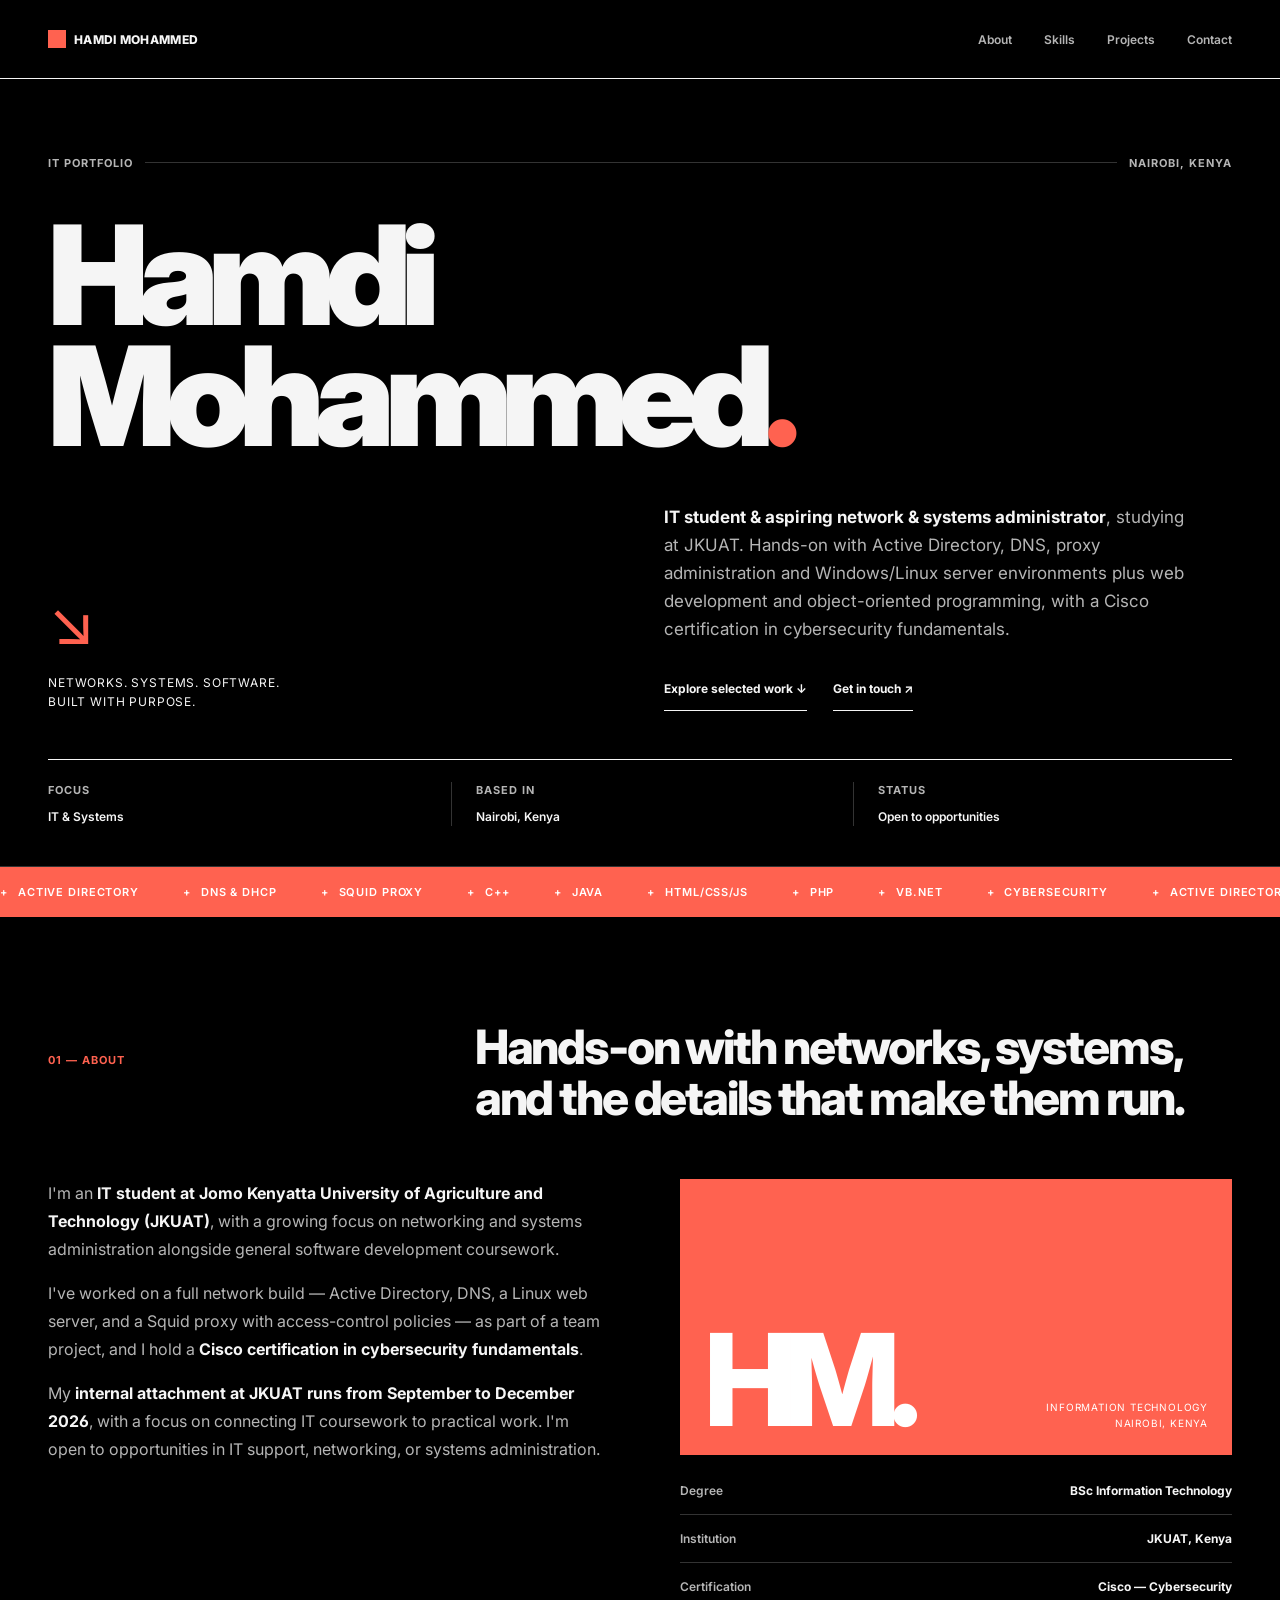
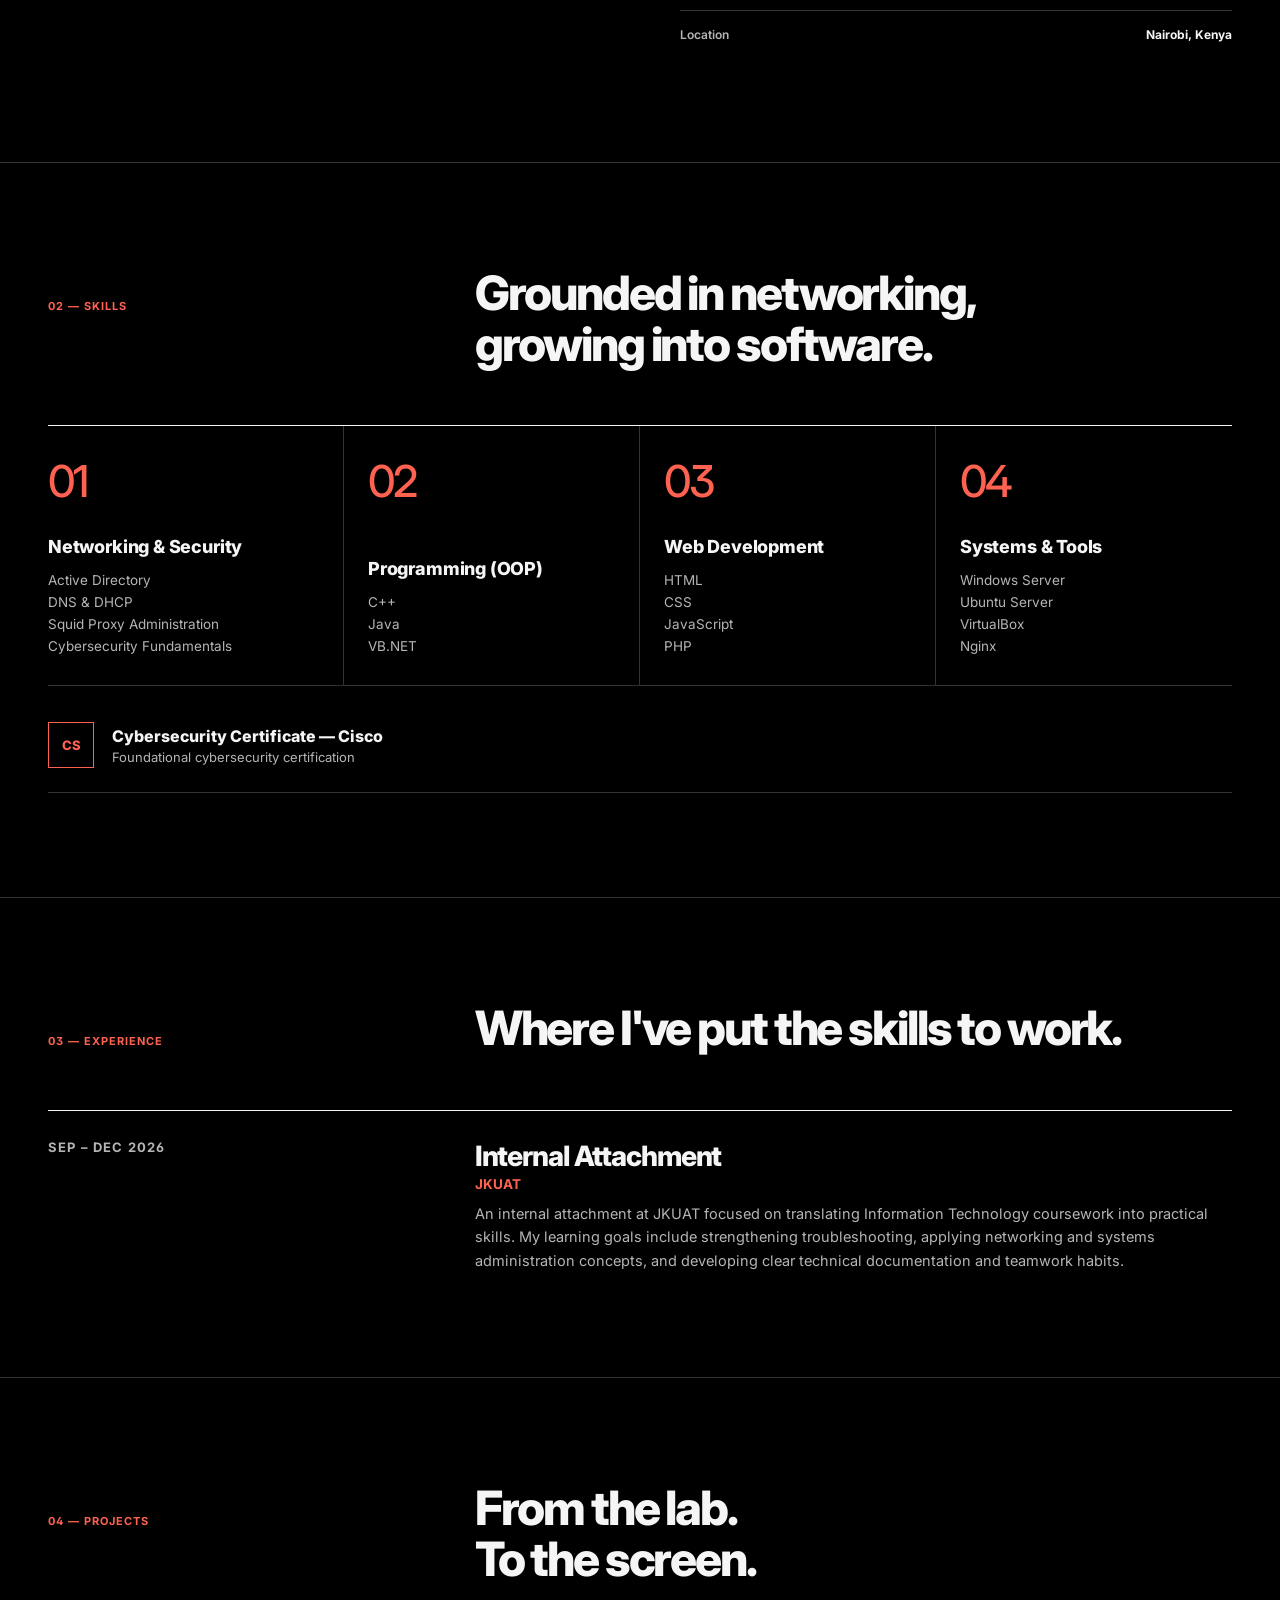
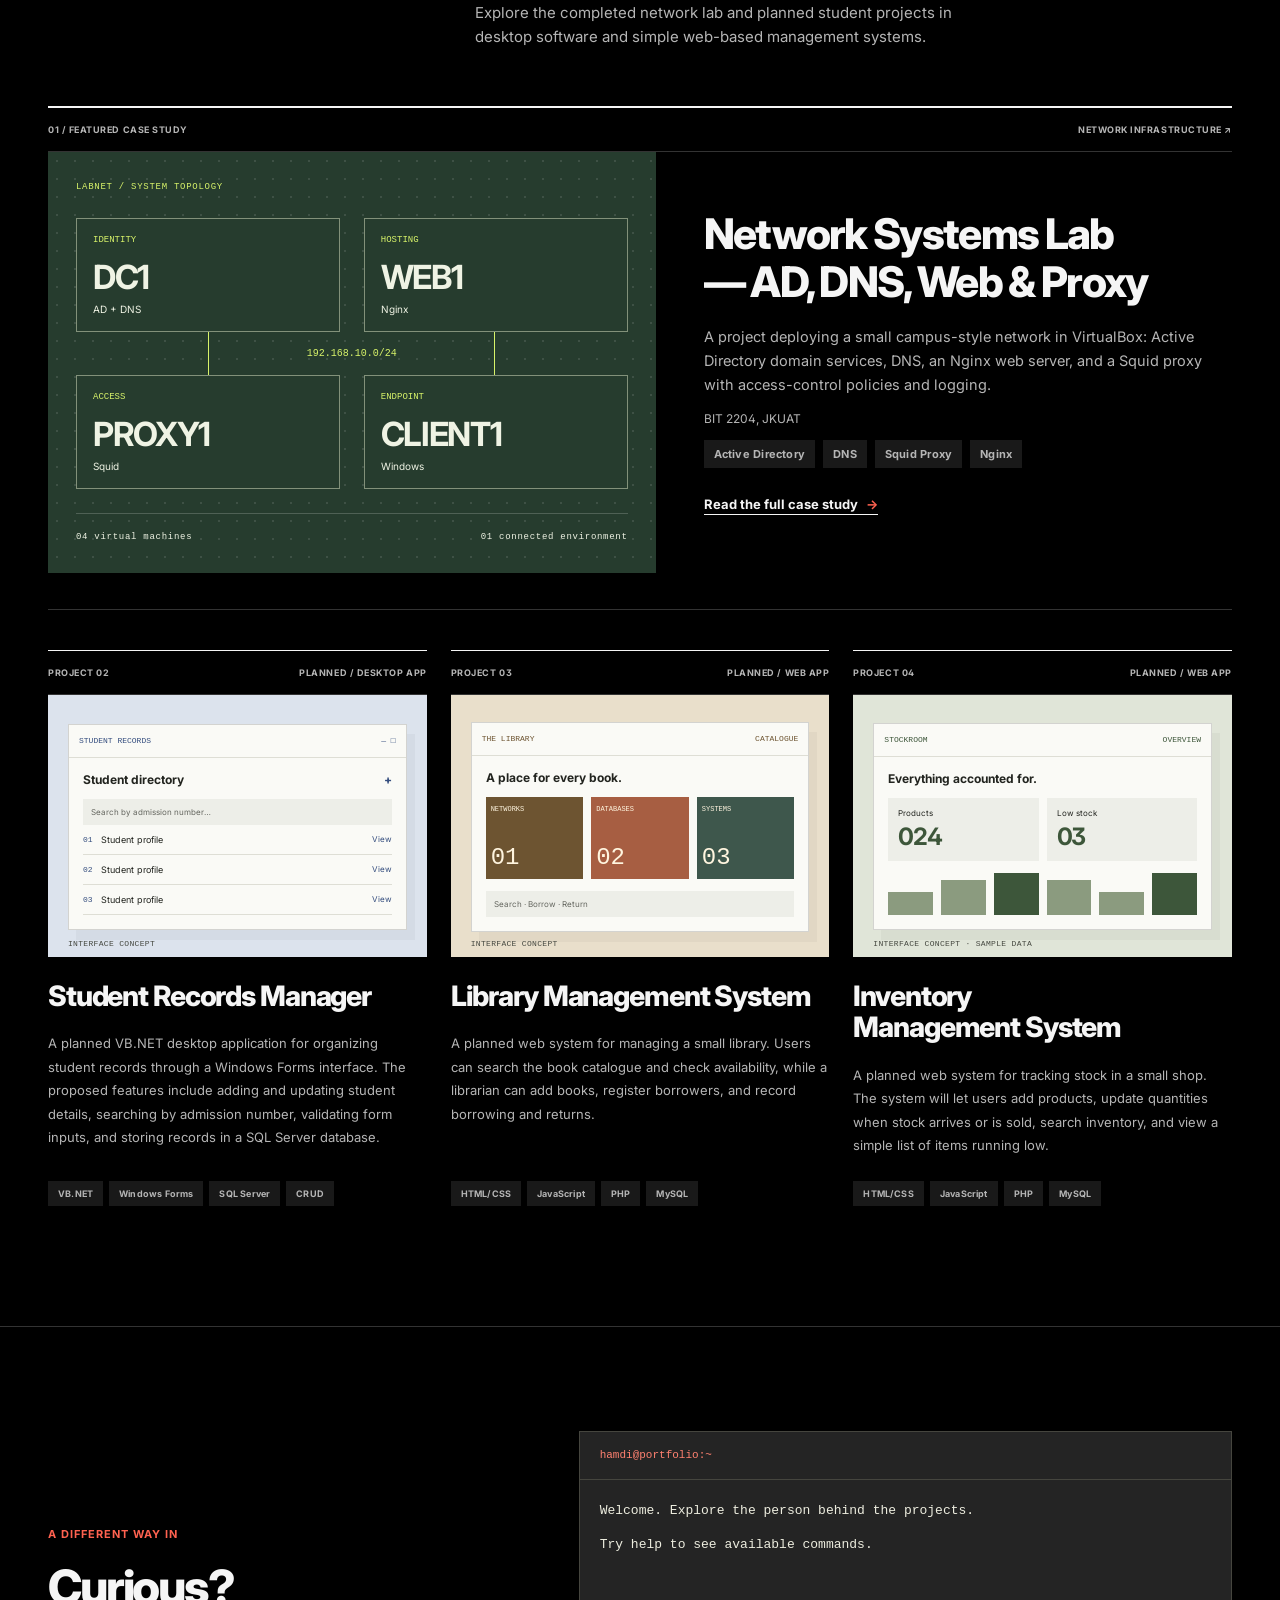
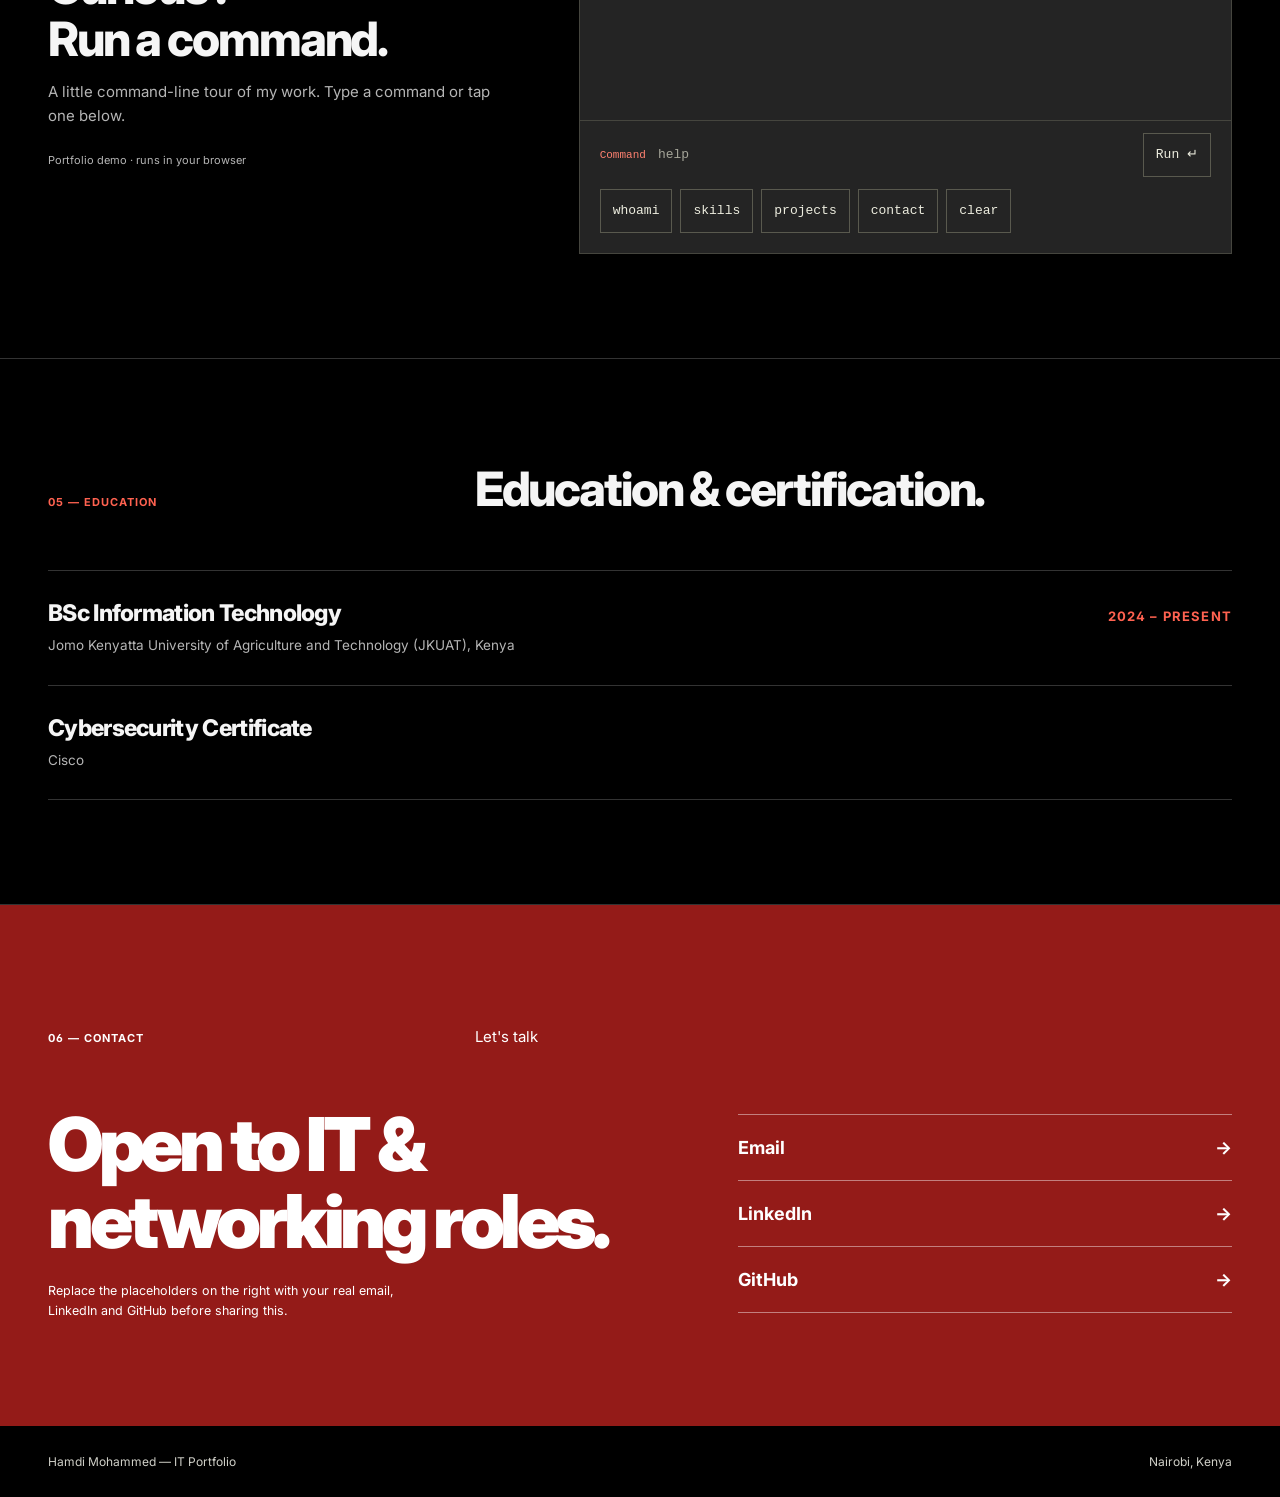
<file: index.html>
<!DOCTYPE html>
<html lang="en">
<head>
<meta charset="UTF-8">
<meta name="viewport" content="width=device-width, initial-scale=1, viewport-fit=cover">
<title>Hamdi Mohammed — IT Portfolio</title>
<link rel="preconnect" href="https://fonts.googleapis.com">
<link rel="preconnect" href="https://fonts.gstatic.com" crossorigin>
<link href="https://fonts.googleapis.com/css2?family=Inter:wght@400;500;600;700;800;900&display=swap" rel="stylesheet">
<link rel="stylesheet" href="index.css">
<link rel="stylesheet" href="swiss.css">
<link rel="stylesheet" href="responsive.css">
<link rel="stylesheet" href="projects.css">
<link rel="stylesheet" href="navigation.css">
</head>
<body class="portfolio">

<header class="site">
  <div class="wrap nav-inner">
    <div class="mark"><span class="dot"></span>HAMDI MOHAMMED</div>
    <button class="nav-toggle" type="button" aria-controls="main-navigation" aria-expanded="false" aria-label="Open navigation">
      <span aria-hidden="true"></span><span aria-hidden="true"></span><span aria-hidden="true"></span>
    </button>
    <nav class="links" id="main-navigation" aria-label="Main navigation">
      <a href="#about">About</a>
      <a href="#skills">Skills</a>
      <a href="#projects">Projects</a>
      <a href="#contact">Contact</a>
    </nav>
  </div>
</header>

<section class="hero">
  <div class="wrap">
    <div class="eyebrow-row"><span>IT Portfolio</span><span class="line"></span><span>Nairobi, Kenya</span></div>
    <div class="hero-grid">
      <h1 class="name" id="heroName"><span>Hamdi<br>Mohammed<i class="name-accent">.</i></span></h1>
      <div class="hero-summary">
      <div class="hero-note">Networks. Systems. Software.<br>Built with purpose.</div>
      <div>
      <p class="hero-role">
        <strong>IT student &amp; aspiring network &amp; systems administrator</strong>,
        studying at JKUAT. Hands-on with Active Directory, DNS, proxy
        administration and Windows/Linux server environments  plus web
        development and object-oriented programming, with a Cisco
        certification in cybersecurity fundamentals.
      </p>
      <div class="hero-actions">
        <a href="#projects">Explore selected work &darr;</a>
        <a href="#contact">Get in touch &nearr;</a>
      </div>
      </div>
      </div>
    </div>
    <div class="hero-meta">
      <div><span class="label">Focus</span><span class="val">IT &amp; Systems</span></div>
      <div><span class="label">Based in</span><span class="val">Nairobi, Kenya</span></div>
      <div><span class="label">Status</span><span class="val">Open to opportunities</span></div>
    </div>
  </div>
</section>

<div class="ticker" aria-hidden="true">
  <div class="ticker-track" id="tickerTrack">
    <span>Active Directory</span><span>DNS &amp; DHCP</span><span>Squid Proxy</span><span>C++</span>
    <span>Java</span><span>HTML/CSS/JS</span><span>PHP</span><span>VB.NET</span><span>Cybersecurity</span>
  </div>
</div>



<section id="about">
  <div class="wrap">
    <div class="sec-head">
      <div class="sec-index reveal">01 — About</div>
      <div class="reveal"><h2 class="sec-title">Hands-on with networks, systems, and the details that make them run.</h2></div>
    </div>
    <div class="about-grid">
      <div>
        <p class="reveal">I'm an <strong>IT student at Jomo Kenyatta University of Agriculture and Technology (JKUAT)</strong>, with a growing focus on networking and systems administration alongside general software development coursework.</p>
        <p class="reveal">I've worked on a full network build — Active Directory, DNS, a Linux web server, and a Squid proxy with access-control policies — as part of a team project, and I hold a <strong>Cisco certification in cybersecurity fundamentals</strong>.</p>
        <p class="reveal">My <strong>internal attachment at JKUAT runs from September to December 2026</strong>, with a focus on connecting IT coursework to practical work. I'm open to opportunities in IT support, networking, or systems administration.</p>
      </div>
      <div class="reveal">
        <div class="identity-print" aria-label="Hamdi Mohammed monogram">
          <strong aria-hidden="true">HM.</strong>
          <span>Information technology<br>Nairobi, Kenya</span>
        </div>
        <div class="about-panel">
          <div class="row"><span class="k">Degree</span><span class="v">BSc Information Technology</span></div>
          <div class="row"><span class="k">Institution</span><span class="v">JKUAT, Kenya</span></div>
          <div class="row"><span class="k">Certification</span><span class="v">Cisco — Cybersecurity</span></div>
          <div class="row"><span class="k">Location</span><span class="v">Nairobi, Kenya</span></div>
        </div>
      </div>
    </div>
  </div>
</section>

<section id="skills">
  <div class="wrap">
    <div class="sec-head">
      <div class="sec-index reveal">02 — Skills</div>
      <div class="reveal"><h2 class="sec-title">Grounded in networking, growing into software.</h2></div>
    </div>
  </div>
  <div class="wrap skills-wrap">
    <div class="skills-grid reveal">
      <div class="skill-cell">
        <span class="num">01</span>
        <div><h3>Networking &amp; Security</h3>
          <ul><li>Active Directory</li><li>DNS &amp; DHCP</li><li>Squid Proxy Administration</li><li>Cybersecurity Fundamentals</li></ul>
        </div>
      </div>
      <div class="skill-cell">
        <span class="num">02</span>
        <div><h3>Programming (OOP)</h3>
          <ul><li>C++</li><li>Java</li><li>VB.NET</li></ul>
        </div>
      </div>
      <div class="skill-cell">
        <span class="num">03</span>
        <div><h3>Web Development</h3>
          <ul><li>HTML</li><li>CSS</li><li>JavaScript</li><li>PHP</li></ul>
        </div>
      </div>
      <div class="skill-cell">
        <span class="num">04</span>
        <div><h3>Systems &amp; Tools</h3>
          <ul><li>Windows Server</li><li>Ubuntu Server</li><li>VirtualBox</li><li>Nginx</li></ul>
        </div>
      </div>
    </div>
  </div>
  <div class="wrap">
    <div class="cert-strip reveal">
      <div class="cert-card">
        <div class="badge">CS</div>
        <div><h4>Cybersecurity Certificate — Cisco</h4><p>Foundational cybersecurity certification</p></div>
      </div>
    </div>
  </div>
</section>

<section id="experience">
  <div class="wrap">
    <div class="sec-head">
      <div class="sec-index reveal">03 — Experience</div>
      <div class="reveal"><h2 class="sec-title">Where I've put the skills to work.</h2></div>
    </div>
    <div class="exp-card reveal">
      <div class="period">Sep – Dec 2026</div>
      <div>
        <h3>Internal Attachment</h3>
        <div class="org">JKUAT</div>
        <p>An internal attachment at JKUAT focused on translating Information Technology coursework into practical skills. My learning goals include strengthening troubleshooting, applying networking and systems administration concepts, and developing clear technical documentation and teamwork habits.</p>
      </div>
    </div>
  </div>
</section>

<section id="projects">
  <div class="wrap">
    <div class="sec-head">
      <div class="sec-index reveal">04 — Projects</div>
      <div class="reveal">
        <h2 class="sec-title">From the lab.<br>To the screen.</h2>
        <p class="sec-sub">Explore the completed network lab and planned student projects in desktop software and simple web-based management systems.</p>
      </div>
    </div>
    <div class="proj-grid">
      <a href="hamdi-network-lab.html" class="proj-card featured-project clickable reveal">
        <div class="proj-head"><span>01 / Featured case study</span><span>Network infrastructure ↗</span></div>
        <div class="project-visual network-preview" aria-hidden="true">
          <div class="preview-label">LABNET / SYSTEM TOPOLOGY</div>
          <div class="topology-nodes">
            <div><small>IDENTITY</small><strong>DC1</strong><span>AD + DNS</span></div>
            <div><small>HOSTING</small><strong>WEB1</strong><span>Nginx</span></div>
            <div class="topology-bus">192.168.10.0/24</div>
            <div><small>ACCESS</small><strong>PROXY1</strong><span>Squid</span></div>
            <div><small>ENDPOINT</small><strong>CLIENT1</strong><span>Windows</span></div>
          </div>
          <div class="preview-foot">04 virtual machines <span>01 connected environment</span></div>
        </div>
        <div class="proj-body">
          <h3>Network Systems Lab — AD, DNS, Web &amp; Proxy</h3>
          <p>A project deploying a small campus-style network in VirtualBox: Active Directory domain services, DNS, an Nginx web server, and a Squid proxy with access-control policies and logging.</p>
          <div class="proj-team"> BIT 2204, JKUAT</div>
          <div class="proj-tags"><span>Active Directory</span><span>DNS</span><span>Squid Proxy</span><span>Nginx</span></div>
          <span class="proj-link">Read the full case study <span class="arrow">→</span></span>
        </div>
      </a>
      <div class="proj-card system-project records-project reveal">
        <div class="proj-head"><span>PROJECT 02</span><span>Planned / Desktop app</span></div>
        <div class="project-visual app-preview" aria-hidden="true">
          <div class="mini-window"><div class="mini-bar"><span>STUDENT RECORDS</span><span>— □</span></div><div class="mini-content"><div class="mini-title">Student directory <b>+</b></div><div class="mini-search">Search by admission number…</div><div class="mini-row"><i>01</i><span>Student profile</span><em>View</em></div><div class="mini-row"><i>02</i><span>Student profile</span><em>View</em></div><div class="mini-row"><i>03</i><span>Student profile</span><em>View</em></div></div></div>
          <span class="concept-label">Interface concept</span>
        </div>
        <div class="proj-body">
          <h3>Student Records Manager</h3>
          <p>A planned VB.NET desktop application for organizing student records through a Windows Forms interface. The proposed features include adding and updating student details, searching by admission number, validating form inputs, and storing records in a SQL Server database.</p>
          <div class="proj-tags"><span>VB.NET</span><span>Windows Forms</span><span>SQL Server</span><span>CRUD</span></div>
        </div>
      </div>
      <div class="proj-card system-project library-project reveal">
        <div class="proj-head"><span>PROJECT 03</span><span>Planned / Web app</span></div>
        <div class="project-visual app-preview" aria-hidden="true">
          <div class="mini-window"><div class="mini-bar"><span>THE LIBRARY</span><span>CATALOGUE</span></div><div class="mini-content"><div class="mini-title">A place for every book.</div><div class="book-shelf"><div>NETWORKS<span>01</span></div><div>DATABASES<span>02</span></div><div>SYSTEMS<span>03</span></div></div><div class="mini-search">Search · Borrow · Return</div></div></div>
          <span class="concept-label">Interface concept</span>
        </div>
        <div class="proj-body">
          <h3>Library Management System</h3>
          <p>A planned web system for managing a small library. Users can search the book catalogue and check availability, while a librarian can add books, register borrowers, and record borrowing and returns.</p>
          <div class="proj-tags"><span>HTML/CSS</span><span>JavaScript</span><span>PHP</span><span>MySQL</span></div>
        </div>
      </div>
      <div class="proj-card system-project inventory-project reveal">
        <div class="proj-head"><span>PROJECT 04</span><span>Planned / Web app</span></div>
        <div class="project-visual app-preview" aria-hidden="true">
          <div class="mini-window"><div class="mini-bar"><span>STOCKROOM</span><span>OVERVIEW</span></div><div class="mini-content"><div class="mini-title">Everything accounted for.</div><div class="stock-summary"><span>Products<strong>024</strong></span><span>Low stock<strong>03</strong></span></div><div class="stock-bars"><span></span><span></span><span></span><span></span><span></span><span></span></div></div></div>
          <span class="concept-label">Interface concept · sample data</span>
        </div>
        <div class="proj-body">
          <h3>Inventory Management System</h3>
          <p>A planned web system for tracking stock in a small shop. The system will let users add products, update quantities when stock arrives or is sold, search inventory, and view a simple list of items running low.</p>
          <div class="proj-tags"><span>HTML/CSS</span><span>JavaScript</span><span>PHP</span><span>MySQL</span></div>
        </div>
      </div>
    </div>
  </div>
</section>

<section class="terminal-section" id="explore" hidden>
  <div class="wrap terminal-layout">
    <div>
      <p class="sec-index">A different way in</p>
      <h2 class="sec-title">Curious?<br>Run a command.</h2>
      <p class="sec-sub">A little command-line tour of my work. Type a command or tap one below.</p>
      <p class="terminal-note">Portfolio demo · runs in your browser</p>
    </div>
    <div class="portfolio-terminal">
      <div class="terminal-bar">hamdi@portfolio:~</div>
      <div class="terminal-output" id="terminal-output" role="log" aria-live="polite" aria-relevant="additions" aria-label="Command output" tabindex="0">
        <p>Welcome. Explore the person behind the projects.</p>
        <p>Try help to see available commands.</p>
      </div>
      <form class="terminal-form">
        <label for="terminal-command">Command</label>
        <input id="terminal-command" type="text" placeholder="help" autocomplete="off" autocapitalize="none" spellcheck="false" maxlength="80">
        <button type="submit">Run ↵</button>
      </form>
      <div class="terminal-shortcuts" aria-label="Suggested commands">
        <button type="button" data-command="whoami">whoami</button>
        <button type="button" data-command="skills">skills</button>
        <button type="button" data-command="projects">projects</button>
        <button type="button" data-command="contact">contact</button>
        <button type="button" data-command="clear">clear</button>
      </div>
    </div>
  </div>
</section>

<section id="education">
  <div class="wrap">
    <div class="sec-head">
      <div class="sec-index reveal">05 — Education</div>
      <div class="reveal"><h2 class="sec-title">Education &amp; certification.</h2></div>
    </div>
    <div class="reveal">
      <div class="edu-row">
        <div>
          <div class="school">BSc Information Technology</div>
          <div class="detail">Jomo Kenyatta University of Agriculture and Technology (JKUAT), Kenya</div>
        </div>
        <div class="yr">2024 – present</div>
      </div>
      <div class="edu-row">
        <div>
          <div class="school">Cybersecurity Certificate</div>
          <div class="detail">Cisco</div>
        </div>
      </div>
    </div>
  </div>
</section>

<section id="contact" class="contact">
  <div class="wrap">
    <div class="sec-head">
      <div class="sec-index reveal">06 — Contact</div>
      <div class="reveal"><p class="sec-sub">Let's talk</p></div>
    </div>
    <div class="contact-inner">
      <div class="reveal">
        <h2 class="big">Open to IT &amp;<br>networking roles.</h2>
        <p class="contact-note">Replace the placeholders on the right with your real email, LinkedIn and GitHub before sharing this.</p>
      </div>
      <div class="reveal">
        <div class="contact-list">
          <a href="mailto:your.email@example.com"><span>Email</span><span class="arrow">→</span></a>
          <a href="same here"><span>LinkedIn</span><span class="arrow">→</span></a>
          <a href="samehere"><span>GitHub</span><span class="arrow">→</span></a>
        </div>
      </div>
    </div>
  </div>
</section>

<footer class="bottom">
  <div class="wrap footer-inner">
    <span>Hamdi Mohammed — IT Portfolio</span>
    <span>Nairobi, Kenya</span>
  </div>
</footer>

<script src="index.js"></script>
<script src="terminal.js"></script>
<script src="cursor.js"></script>

</body>
</html>
</file>
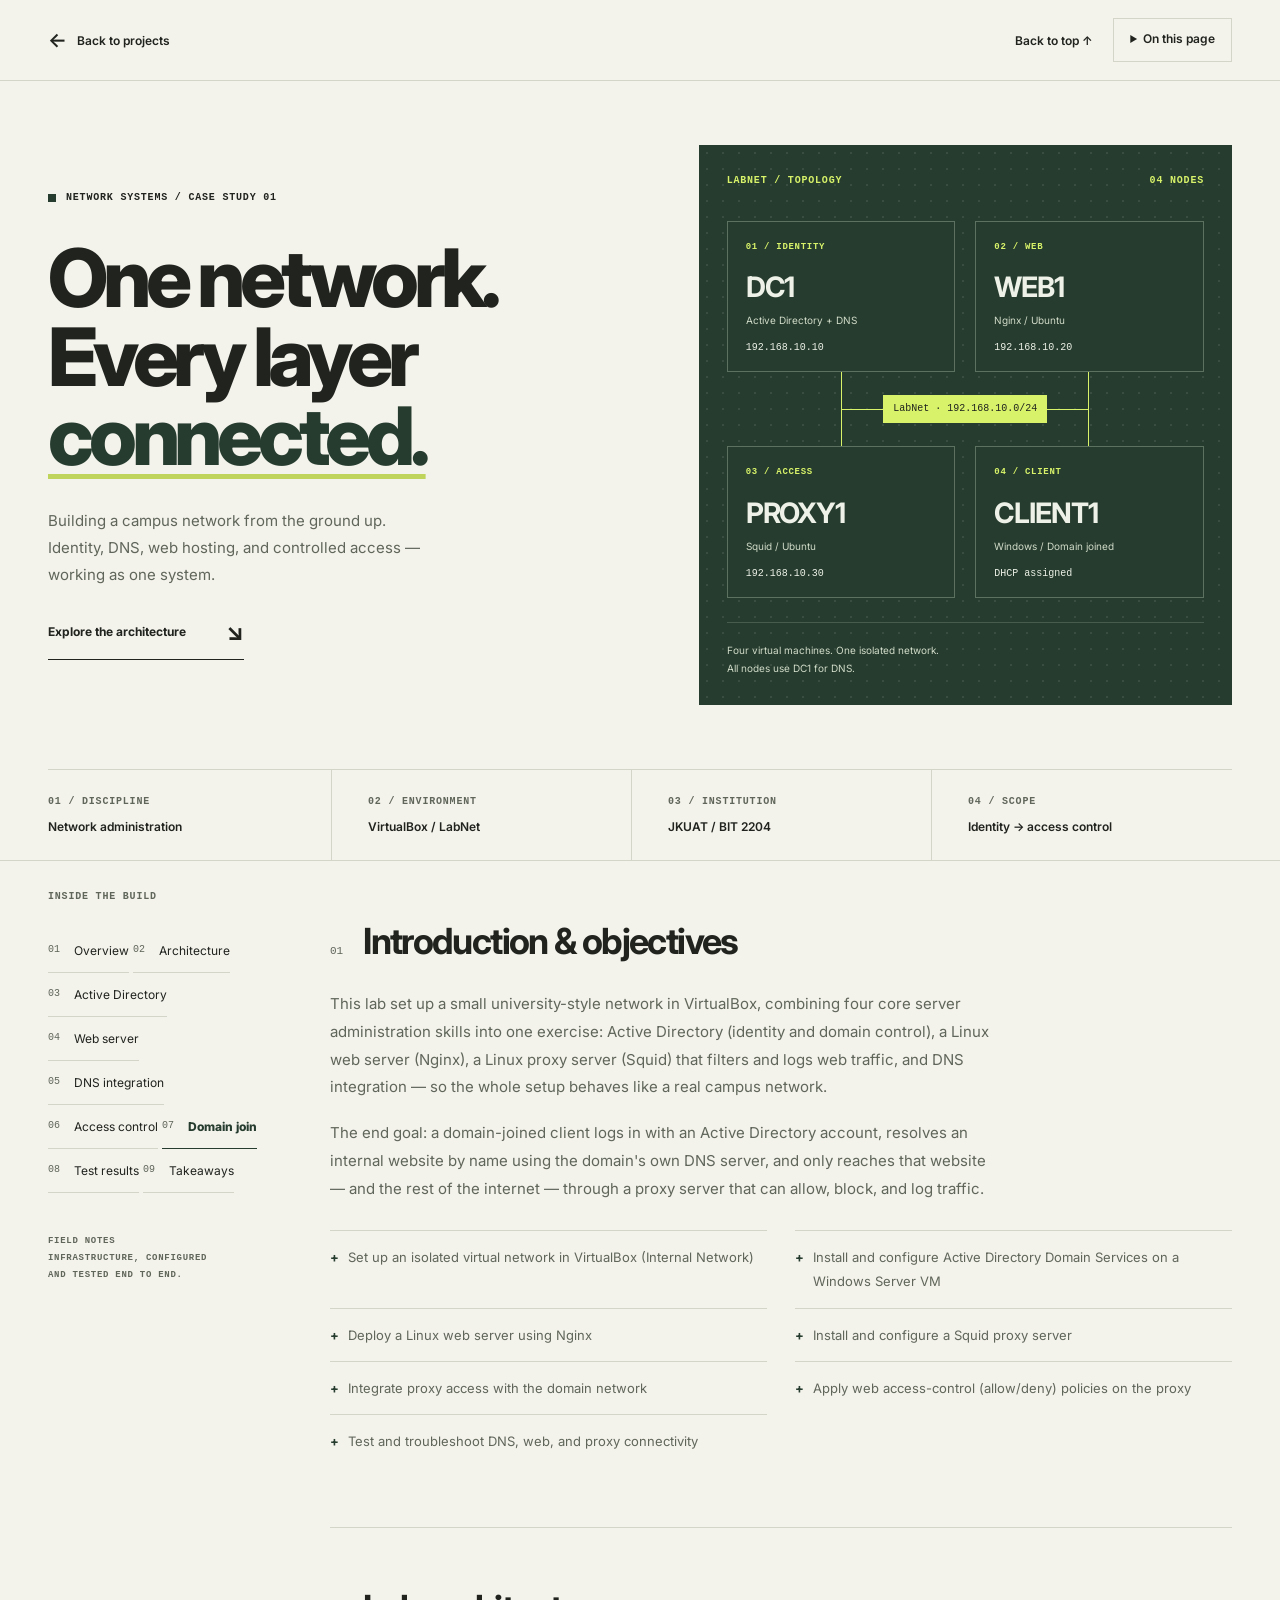
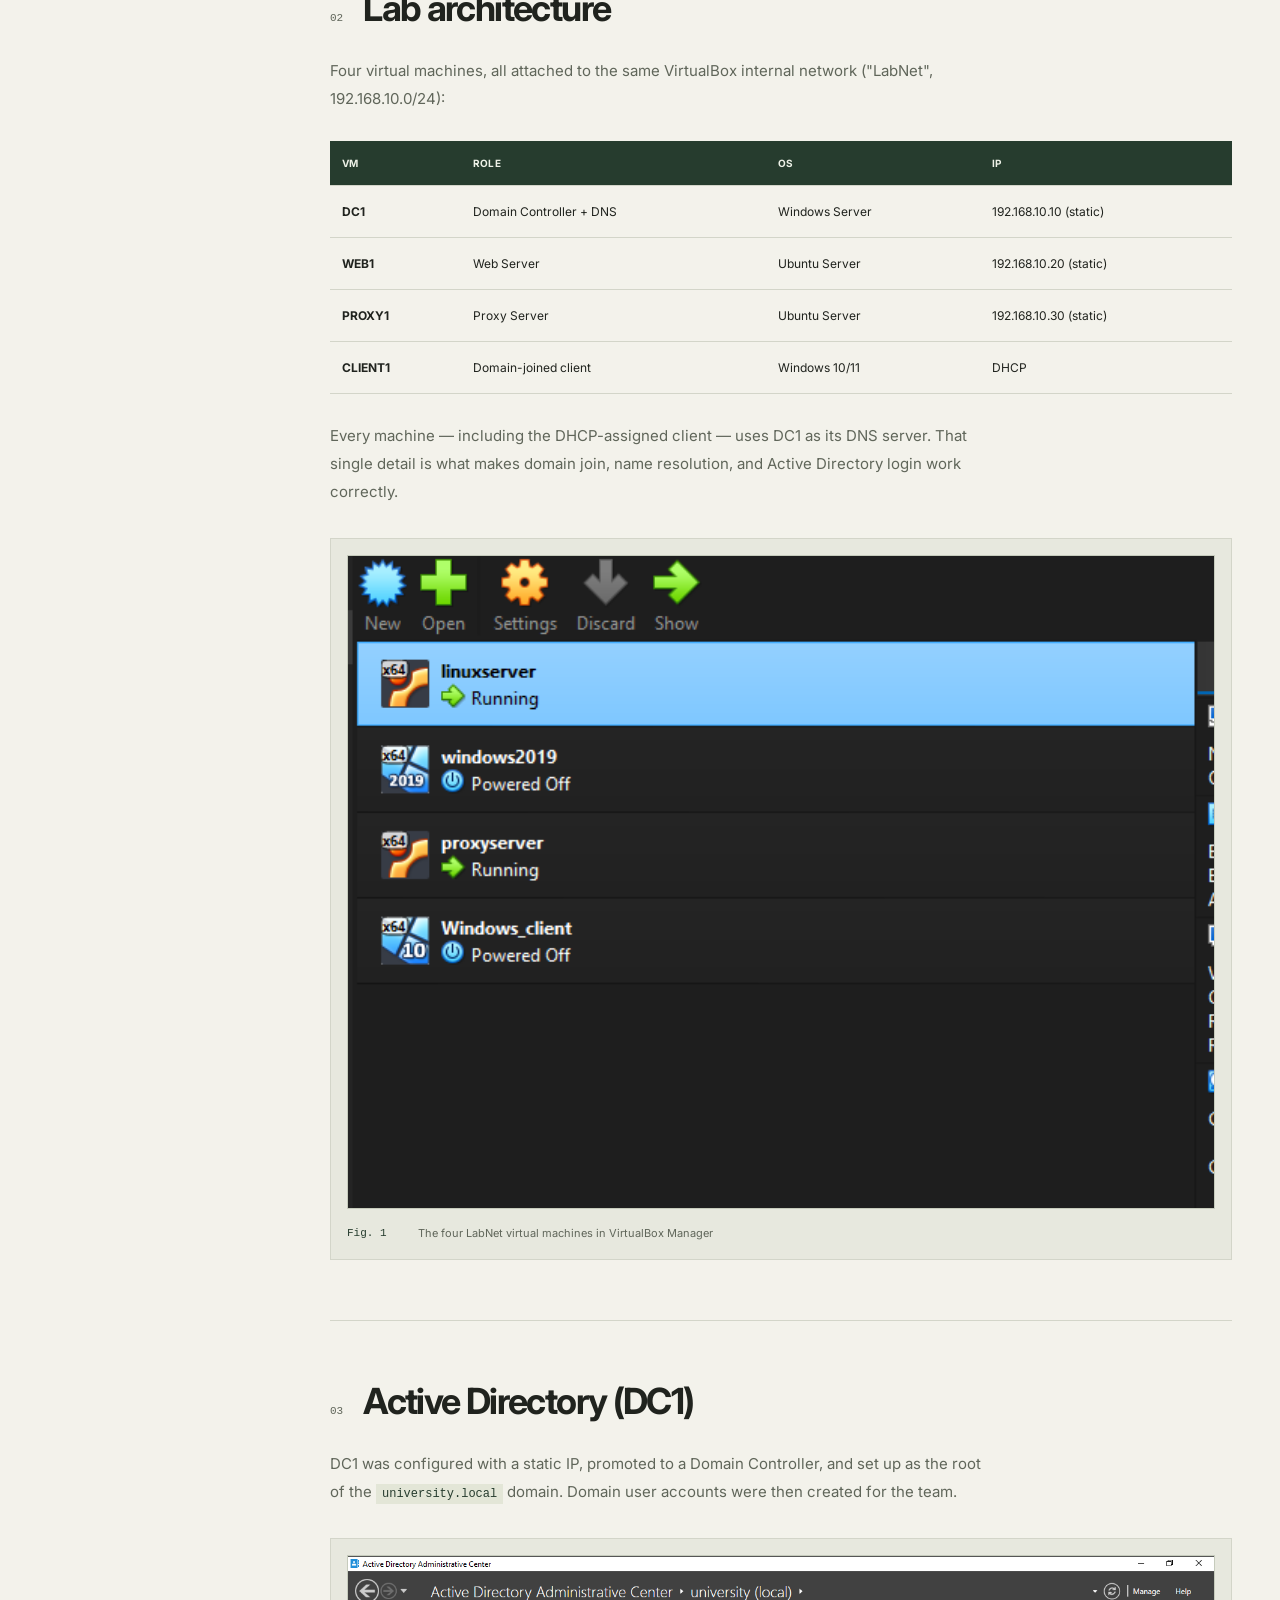
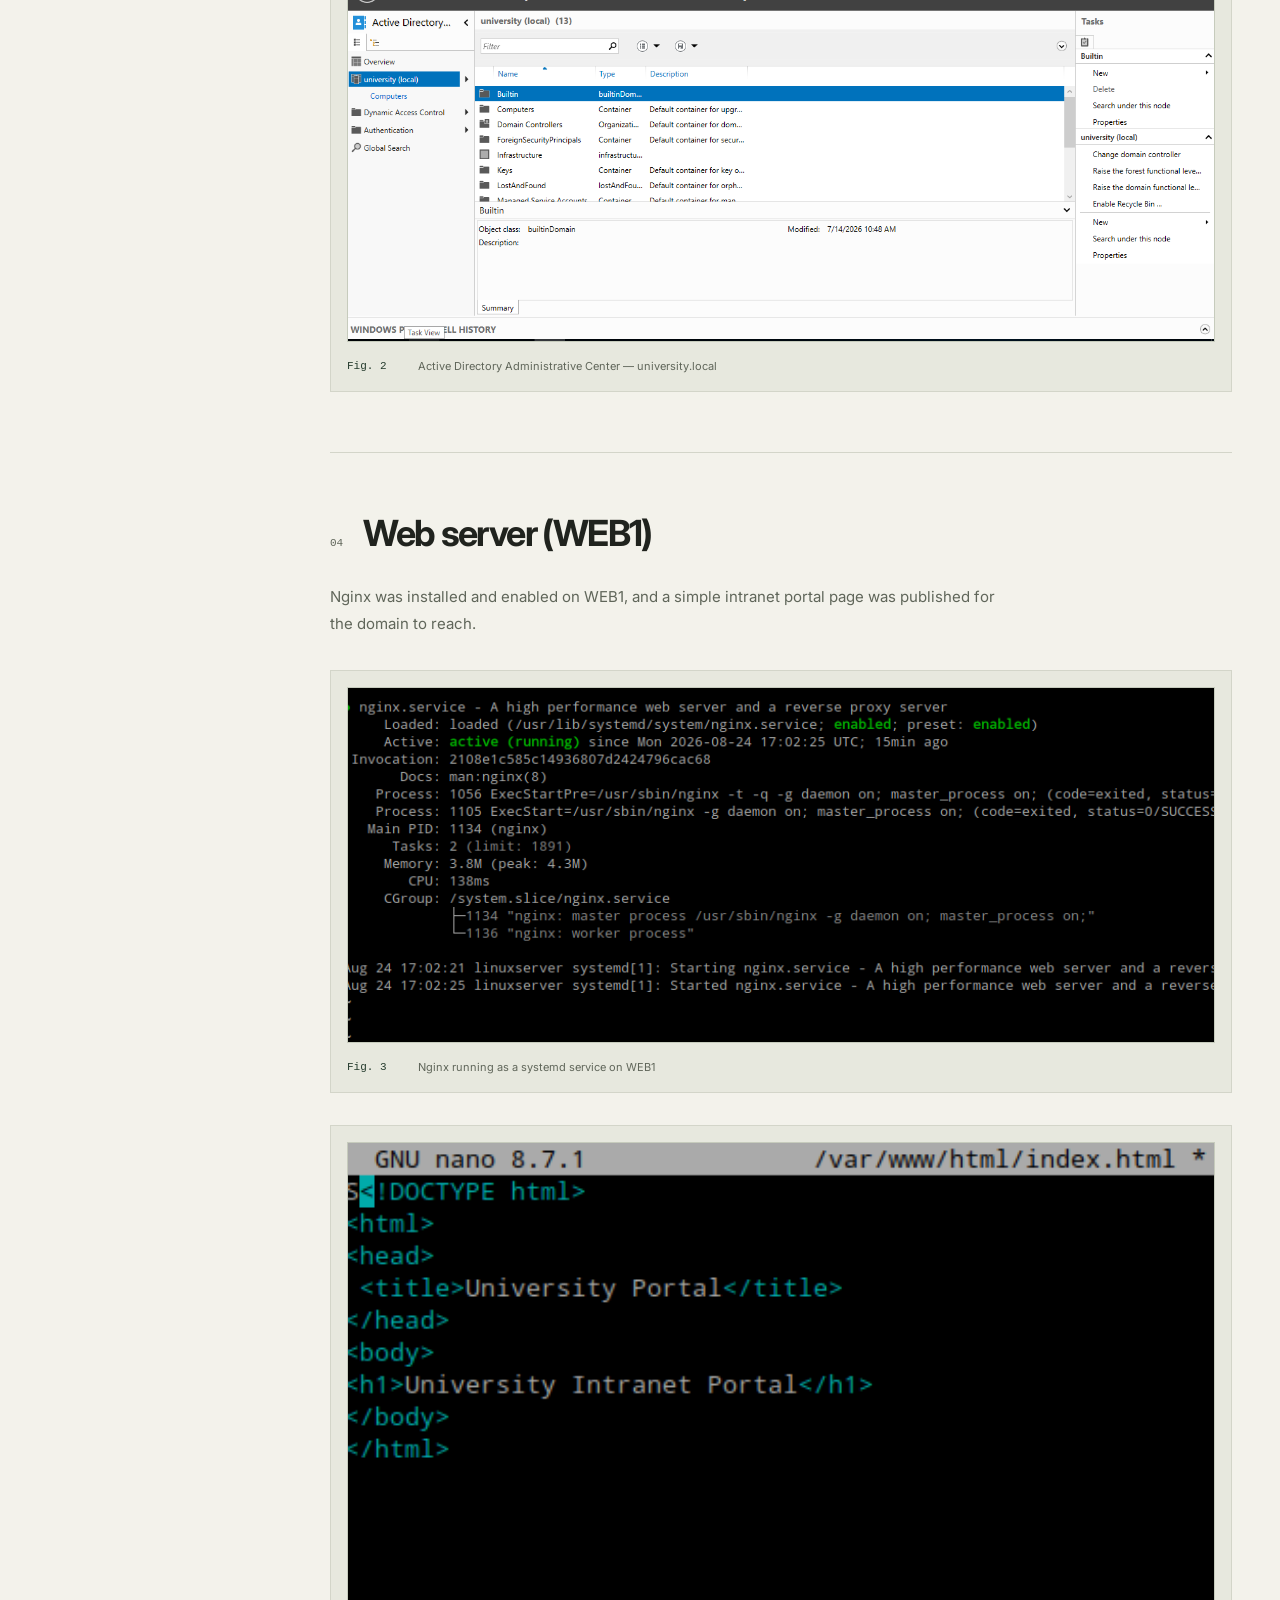
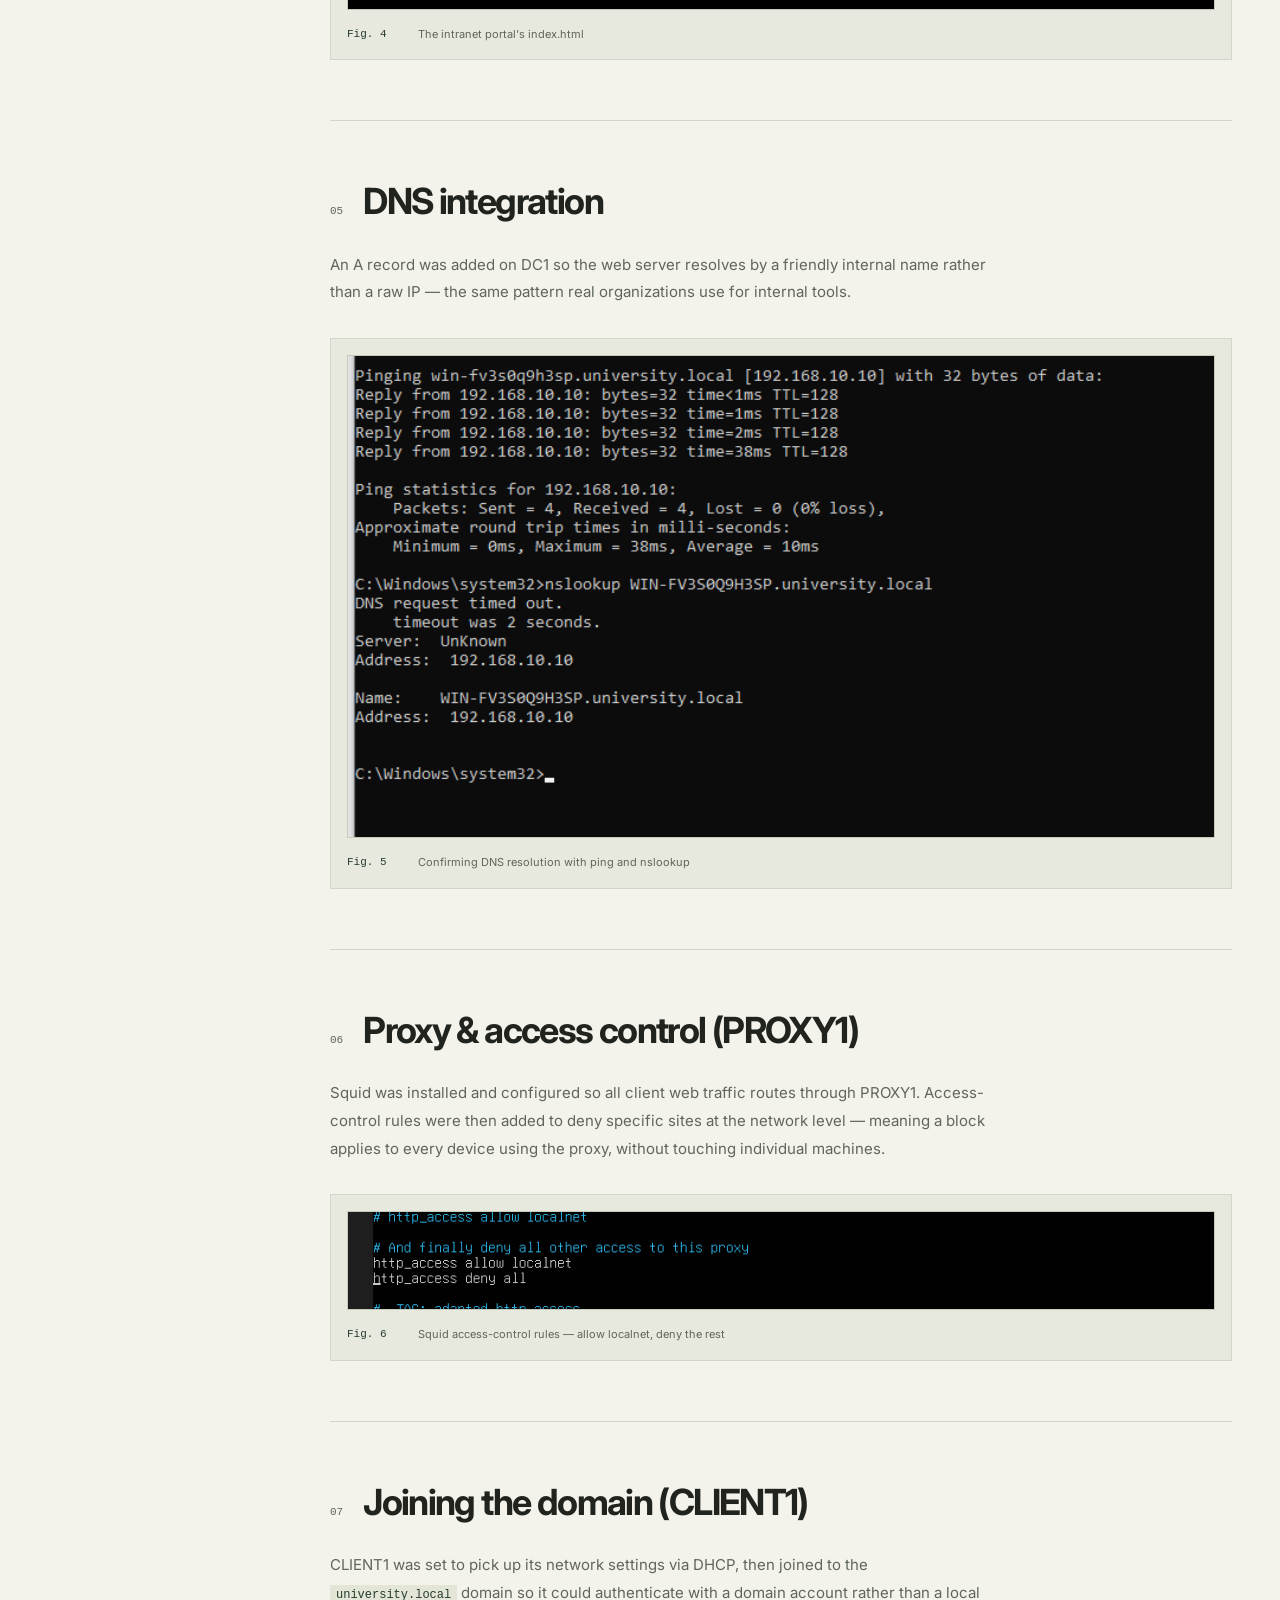
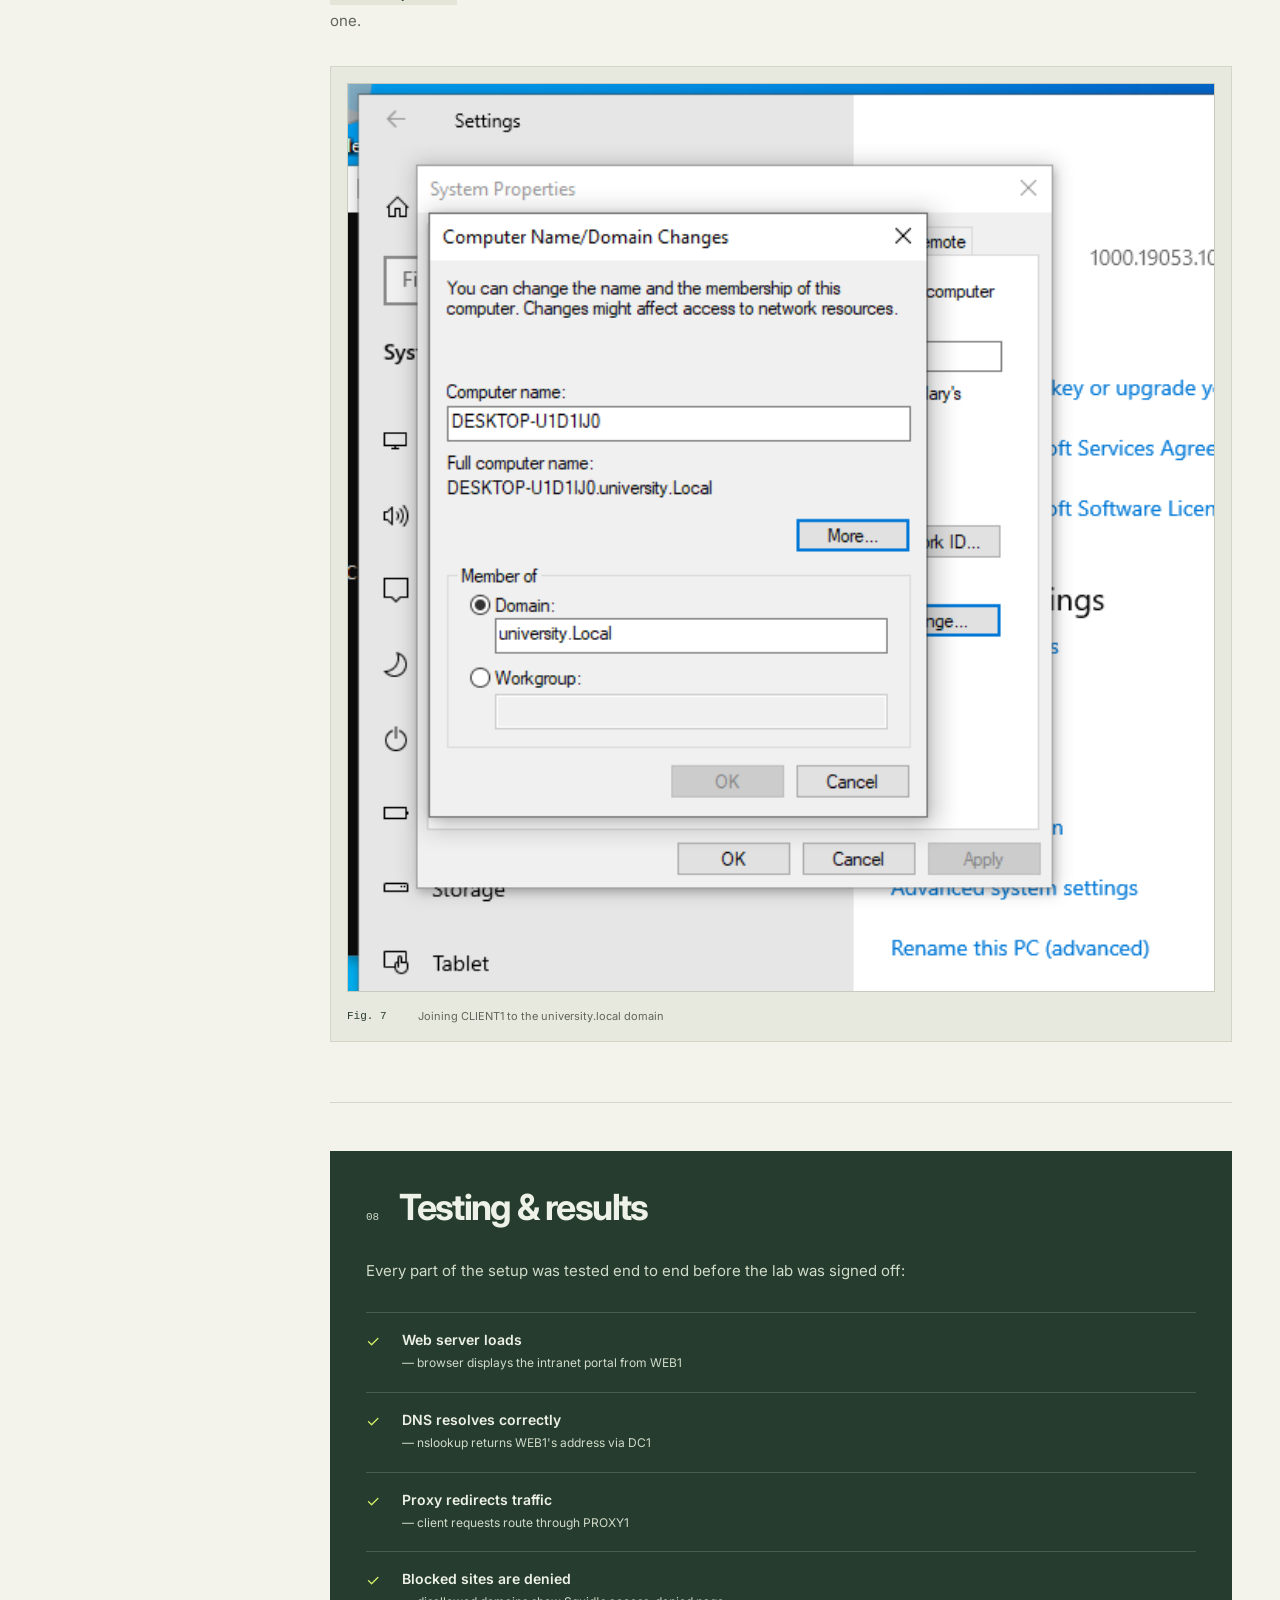
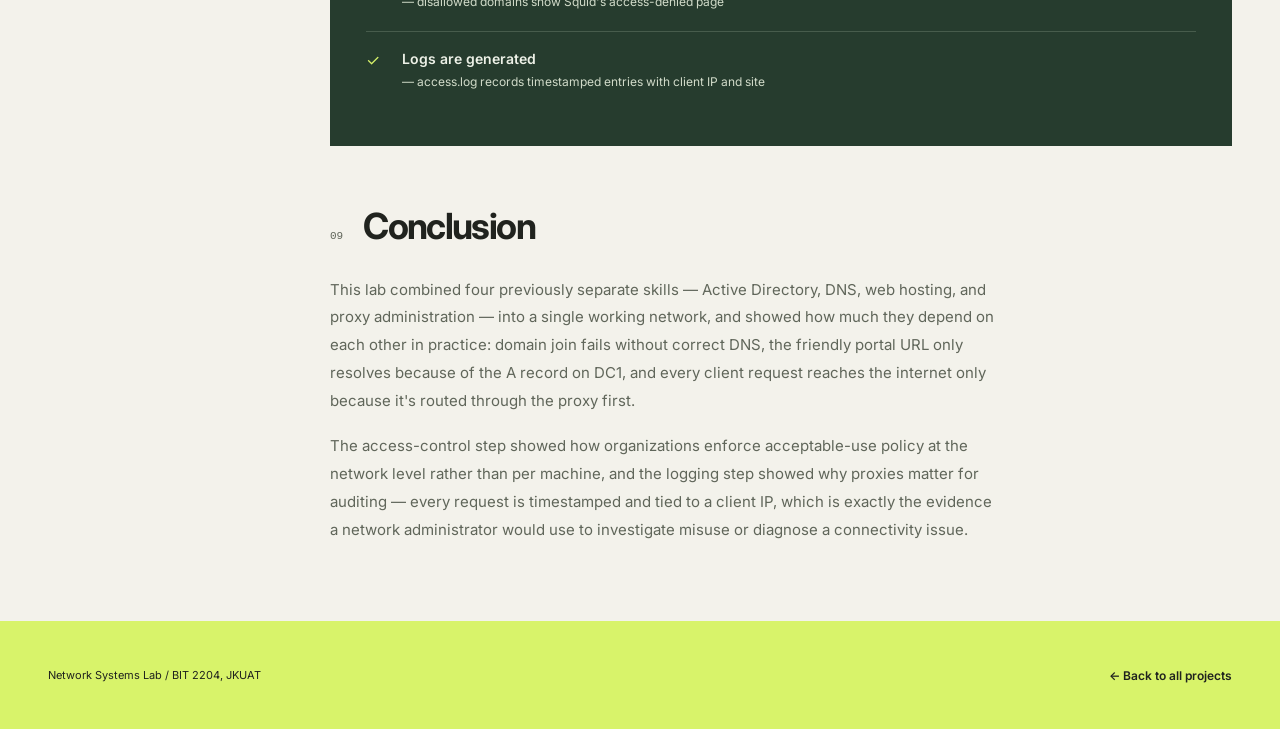
<file: hamdi-network-lab.html>
<!DOCTYPE html>
<html lang="en">
<head>
<meta charset="UTF-8">
<meta name="viewport" content="width=device-width, initial-scale=1, viewport-fit=cover">
<title>Network Systems Lab — Hamdi Mohammed</title>
<link rel="preconnect" href="https://fonts.googleapis.com">
<link rel="preconnect" href="https://fonts.gstatic.com" crossorigin>
<link href="https://fonts.googleapis.com/css2?family=Inter:wght@400;500;600;700;800;900&display=swap" rel="stylesheet">
<link rel="stylesheet" href="hamdi-network-lab.css">
<link rel="stylesheet" href="responsive.css">
<link rel="stylesheet" href="navigation.css">

</head>
<body class="case-study" id="top">
<a class="skip-link" href="#overview">Skip to case study</a>

<header class="site">
  <div class="wrap masthead">
    <a class="back" href="index.html#projects"><span class="back-icon" aria-hidden="true">←</span> Back to projects</a>
    <nav class="project-navigation" aria-label="Project navigation">
      <a href="#top">Back to top ↑</a>
      <details class="chapter-menu">
        <summary>On this page</summary>
        <nav aria-label="Jump to a chapter">
          <a href="#overview">01 / Overview</a>
          <a href="#architecture">02 / Architecture</a>
          <a href="#directory">03 / Active Directory</a>
          <a href="#web-server">04 / Web server</a>
          <a href="#dns">05 / DNS integration</a>
          <a href="#proxy">06 / Access control</a>
          <a href="#client">07 / Domain join</a>
          <a href="#results">08 / Test results</a>
          <a href="#conclusion">09 / Takeaways</a>
        </nav>
      </details>
    </nav>
  </div>
</header>

<main>
<div class="hero">
  <div class="wrap hero-layout">
    <div class="hero-copy">
      <div class="kicker"><span class="signal"></span> Network systems / Case study 01</div>
      <h1>One network.<br>Every layer<br><em>connected.</em></h1>
      <p class="lead">Building a campus network from the ground up. Identity, DNS, web hosting, and controlled access — working as one system.</p>
      <a class="hero-link" href="#architecture">Explore the architecture <span aria-hidden="true">↘</span></a>
    </div>
    <figure class="network-map" aria-labelledby="map-caption">
      <div class="map-topline"><span>LABNET / TOPOLOGY</span><span>04 NODES</span></div>
      <div class="network-nodes">
        <div class="node"><span class="node-index">01 / IDENTITY</span><strong>DC1</strong><span>Active Directory + DNS</span><code>192.168.10.10</code></div>
        <div class="node"><span class="node-index">02 / WEB</span><strong>WEB1</strong><span>Nginx / Ubuntu</span><code>192.168.10.20</code></div>
        <div class="network-bus"><span>LabNet · 192.168.10.0/24</span></div>
        <div class="node"><span class="node-index">03 / ACCESS</span><strong>PROXY1</strong><span>Squid / Ubuntu</span><code>192.168.10.30</code></div>
        <div class="node"><span class="node-index">04 / CLIENT</span><strong>CLIENT1</strong><span>Windows / Domain joined</span><code>DHCP assigned</code></div>
      </div>
      <figcaption id="map-caption">Four virtual machines. One isolated network.<br>All nodes use DC1 for DNS.</figcaption>
    </figure>
  </div>
  <div class="wrap">
    <div class="meta-grid">
      <div><div class="label">01 / Discipline</div><div class="val">Network administration</div></div>
      <div><div class="label">02 / Environment</div><div class="val">VirtualBox / LabNet</div></div>
      <div><div class="label">03 / Institution</div><div class="val">JKUAT / BIT 2204</div></div>
      <div><div class="label">04 / Scope</div><div class="val">Identity → access control</div></div>
    </div>
  </div>
</div>
<div class="wrap study-layout">
  <aside class="study-index">
    <nav aria-label="Case study sections">
      <p class="index-title">Inside the build</p>
      <a href="#overview"><span>01</span> Overview</a>
      <a href="#architecture"><span>02</span> Architecture</a>
      <a href="#directory"><span>03</span> Active Directory</a>
      <a href="#web-server"><span>04</span> Web server</a>
      <a href="#dns"><span>05</span> DNS integration</a>
      <a href="#proxy"><span>06</span> Access control</a>
      <a href="#client"><span>07</span> Domain join</a>
      <a href="#results"><span>08</span> Test results</a>
      <a href="#conclusion"><span>09</span> Takeaways</a>
    </nav>
    <div class="index-note">FIELD NOTES<br>Infrastructure, configured<br>and tested end to end.</div>
  </aside>
  <div class="study-content">
<section id="overview">
  <div class="wrap reveal">
    <h2><span class="n">01</span>Introduction &amp; objectives</h2>
    <p>This lab set up a small university-style network in VirtualBox, combining four core server administration skills into one exercise: Active Directory (identity and domain control), a Linux web server (Nginx), a Linux proxy server (Squid) that filters and logs web traffic, and DNS integration — so the whole setup behaves like a real campus network.</p>
    <p>The end goal: a domain-joined client logs in with an Active Directory account, resolves an internal website by name using the domain's own DNS server, and only reaches that website — and the rest of the internet — through a proxy server that can allow, block, and log traffic.</p>
    <ul>
      <li>Set up an isolated virtual network in VirtualBox (Internal Network)</li>
      <li>Install and configure Active Directory Domain Services on a Windows Server VM</li>
      <li>Deploy a Linux web server using Nginx</li>
      <li>Install and configure a Squid proxy server</li>
      <li>Integrate proxy access with the domain network</li>
      <li>Apply web access-control (allow/deny) policies on the proxy</li>
      <li>Test and troubleshoot DNS, web, and proxy connectivity</li>
    </ul>
  </div>
</section>

<section id="architecture">
  <div class="wrap reveal">
    <h2><span class="n">02</span>Lab architecture</h2>
    <p>Four virtual machines, all attached to the same VirtualBox internal network ("LabNet", 192.168.10.0/24):</p>
    <div class="table-scroll" role="region" aria-label="Virtual machine specifications" tabindex="0">
    <table class="vm-table">
      <tr><th>VM</th><th>Role</th><th>OS</th><th>IP</th></tr>
      <tr><td>DC1</td><td>Domain Controller + DNS</td><td>Windows Server</td><td>192.168.10.10 (static)</td></tr>
      <tr><td>WEB1</td><td>Web Server</td><td>Ubuntu Server</td><td>192.168.10.20 (static)</td></tr>
      <tr><td>PROXY1</td><td>Proxy Server</td><td>Ubuntu Server</td><td>192.168.10.30 (static)</td></tr>
      <tr><td>CLIENT1</td><td>Domain-joined client</td><td>Windows 10/11</td><td>DHCP</td></tr>
    </table>
    </div>
    <p>Every machine — including the DHCP-assigned client — uses DC1 as its DNS server. That single detail is what makes domain join, name resolution, and Active Directory login work correctly.</p>
    <div class="shot">
      <img loading="lazy" decoding="async" src="[data-uri]" alt="VirtualBox Manager showing the four lab virtual machines">
      <div class="cap"><span class="n">Fig. 1</span><span>The four LabNet virtual machines in VirtualBox Manager</span></div>
    </div>
  </div>
</section>

<section id="directory">
  <div class="wrap reveal">
    <h2><span class="n">03</span>Active Directory (DC1)</h2>
    <p>DC1 was configured with a static IP, promoted to a Domain Controller, and set up as the root of the <code>university.local</code> domain. Domain user accounts were then created for the team.</p>
    <div class="shot">
      <img loading="lazy" decoding="async" src="[data-uri]" alt="Active Directory Administrative Center showing the university.local domain">
      <div class="cap"><span class="n">Fig. 2</span><span>Active Directory Administrative Center — university.local</span></div>
    </div>
  </div>
</section>

<section id="web-server">
  <div class="wrap reveal">
    <h2><span class="n">04</span>Web server (WEB1)</h2>
    <p>Nginx was installed and enabled on WEB1, and a simple intranet portal page was published for the domain to reach.</p>
    <div class="shot">
      <img loading="lazy" decoding="async" src="[data-uri]" alt="Nginx service status showing it active and running">
      <div class="cap"><span class="n">Fig. 3</span><span>Nginx running as a systemd service on WEB1</span></div>
    </div>
    <div class="shot">
      <img loading="lazy" decoding="async" src="[data-uri]" alt="index.html source showing the University Intranet Portal page">
      <div class="cap"><span class="n">Fig. 4</span><span>The intranet portal's index.html</span></div>
    </div>
  </div>
</section>

<section id="dns">
  <div class="wrap reveal">
    <h2><span class="n">05</span>DNS integration</h2>
    <p>An A record was added on DC1 so the web server resolves by a friendly internal name rather than a raw IP — the same pattern real organizations use for internal tools.</p>
    <div class="shot">
      <img loading="lazy" decoding="async" src="[data-uri]" alt="Ping and nslookup output confirming DNS resolution to DC1">
      <div class="cap"><span class="n">Fig. 5</span><span>Confirming DNS resolution with ping and nslookup</span></div>
    </div>
  </div>
</section>

<section id="proxy">
  <div class="wrap reveal">
    <h2><span class="n">06</span>Proxy &amp; access control (PROXY1)</h2>
    <p>Squid was installed and configured so all client web traffic routes through PROXY1. Access-control rules were then added to deny specific sites at the network level — meaning a block applies to every device using the proxy, without touching individual machines.</p>
    <div class="shot">
      <img loading="lazy" decoding="async" src="[data-uri]" alt="Squid configuration file showing http_access allow and deny rules">
      <div class="cap"><span class="n">Fig. 6</span><span>Squid access-control rules — allow localnet, deny the rest</span></div>
    </div>
  </div>
</section>

<section id="client">
  <div class="wrap reveal">
    <h2><span class="n">07</span>Joining the domain (CLIENT1)</h2>
    <p>CLIENT1 was set to pick up its network settings via DHCP, then joined to the <code>university.local</code> domain so it could authenticate with a domain account rather than a local one.</p>
    <div class="shot">
      <img loading="lazy" decoding="async" src="[data-uri]" alt="Windows System Properties dialog joining the computer to the university.local domain">
      <div class="cap"><span class="n">Fig. 7</span><span>Joining CLIENT1 to the university.local domain</span></div>
    </div>
  </div>
</section>

<section id="results">
  <div class="wrap reveal">
    <h2><span class="n">08</span>Testing &amp; results</h2>
    <p>Every part of the setup was tested end to end before the lab was signed off:</p>
    <div class="check-list">
      <div class="check-row"><span class="ok">✓</span><span class="t">Web server loads</span><span class="r">— browser displays the intranet portal from WEB1</span></div>
      <div class="check-row"><span class="ok">✓</span><span class="t">DNS resolves correctly</span><span class="r">— nslookup returns WEB1's address via DC1</span></div>
      <div class="check-row"><span class="ok">✓</span><span class="t">Proxy redirects traffic</span><span class="r">— client requests route through PROXY1</span></div>
      <div class="check-row"><span class="ok">✓</span><span class="t">Blocked sites are denied</span><span class="r">— disallowed domains show Squid's access-denied page</span></div>
      <div class="check-row"><span class="ok">✓</span><span class="t">Logs are generated</span><span class="r">— access.log records timestamped entries with client IP and site</span></div>
    </div>
  </div>
</section>

<section id="conclusion">
  <div class="wrap reveal">
    <h2><span class="n">09</span>Conclusion</h2>
    <p>This lab combined four previously separate skills — Active Directory, DNS, web hosting, and proxy administration — into a single working network, and showed how much they depend on each other in practice: domain join fails without correct DNS, the friendly portal URL only resolves because of the A record on DC1, and every client request reaches the internet only because it's routed through the proxy first.</p>
    <p>The access-control step showed how organizations enforce acceptable-use policy at the network level rather than per machine, and the logging step showed why proxies matter for auditing — every request is timestamped and tied to a client IP, which is exactly the evidence a network administrator would use to investigate misuse or diagnose a connectivity issue.</p>
  </div>
</section>

</div>
</div>
</main>
<footer class="bottom">
  <div class="wrap footer-inner">
    <span>Network Systems Lab / BIT 2204, JKUAT</span>
    <a class="back" href="index.html#projects">← Back to all projects</a>
  </div>
</footer>

<script src="hamdi-network-lab.js"></script>
<script src="cursor.js"></script>

</body>
</html>
</file>
<file: index.css>
:root{
    --bg:#FFFFFF; --bg-alt:#F1F0EB; --ink:#111111; --ink-soft:#5C5C5C;
    --blue:#DA291C; --line:#D6D4CC;
    --font:'Inter','Helvetica Neue',Arial,sans-serif;
    box-sizing:border-box; padding-top:env(safe-area-inset-top,0px); padding-bottom:env(safe-area-inset-bottom,0px);
  }
  @media (prefers-color-scheme: dark){
    :root:not([data-theme="light"]){ --bg:#0C0C0D; --bg-alt:#17181C; --ink:#F2F2F0; --ink-soft:#A3A3A0; --blue:#FF4433; --line:#2A2B2F; }
  }
  html{ scroll-padding-top:76px; scroll-behavior:smooth; }
  *{ margin:0; padding:0; box-sizing:border-box; }
  body{ background:var(--bg); color:var(--ink); font-family:var(--font); -webkit-font-smoothing:antialiased; overflow-x:hidden; }
  img,svg{ max-width:100%; display:block; }
  .wrap{ max-width:1200px; margin:0 auto; padding:0 32px; }
  @media (max-width:640px){ .wrap{ padding:0 20px; } }
  a{ color:inherit; text-decoration:none; }

  header.site{ position:fixed; top:0; left:0; right:0; z-index:100; padding-top:env(safe-area-inset-top,0px); background:var(--bg); border-bottom:1px solid var(--line); }
  .nav-inner{ display:flex; align-items:center; justify-content:space-between; height:64px; }
  .mark{ font-weight:800; font-size:15px; letter-spacing:-0.01em; display:flex; align-items:center; gap:8px; }
  .mark .dot{ width:9px; height:9px; background:var(--blue); display:inline-block; }
  nav.links{ display:flex; gap:28px; font-size:13px; font-weight:600; }
  nav.links a{ position:relative; padding:4px 0; color:var(--ink-soft); transition:color .25s ease; }
  nav.links a::after{ content:""; position:absolute; left:0; right:0; bottom:0; height:2px; background:var(--blue); transform:scaleX(0); transform-origin:left; transition:transform .3s cubic-bezier(.65,0,.35,1); }
  nav.links a:hover{ color:var(--ink); } nav.links a:hover::after{ transform:scaleX(1); }
  @media (max-width:640px){ nav.links{ gap:14px; font-size:11px; } }

  .hero{ padding:158px 0 80px; border-bottom:1px solid var(--line); }
  .hero-grid{ display:grid; grid-template-columns:1.3fr 1fr; gap:40px; align-items:end; }
  @media (max-width:800px){ .hero-grid{ grid-template-columns:1fr; } }
  .eyebrow-row{ display:flex; align-items:center; gap:12px; font-size:13px; font-weight:600; color:var(--ink-soft); margin-bottom:26px; }
  .eyebrow-row .line{ flex:1; height:1px; background:var(--line); }
  h1.name{ font-size:clamp(48px,9vw,108px); font-weight:900; line-height:0.94; letter-spacing:-0.03em; overflow:hidden; }
  h1.name span{ display:inline-block; transform:translateY(0); }
  html.has-js h1.name span{ transform:translateY(110%); }
  .hero-role{ font-size:clamp(15px,2vw,18px); color:var(--ink-soft); line-height:1.55; max-width:36ch; }
  .hero-role strong{ color:var(--ink); font-weight:700; }
  .hero-meta{ margin-top:30px; padding-top:22px; border-top:1px solid var(--line); display:flex; gap:36px; flex-wrap:wrap; }
  .hero-meta .label{ font-size:11px; font-weight:700; color:var(--ink-soft); margin-bottom:6px; }
  .hero-meta .val{ font-size:14px; font-weight:600; }

  .ticker{ border-bottom:1px solid var(--line); overflow:hidden; padding:14px 0; background:var(--bg-alt); }
  .ticker-track{ display:flex; gap:44px; width:max-content; font-size:13px; font-weight:600; color:var(--ink-soft); }
  html.has-js .ticker-track{ animation:scroll-x 30s linear infinite; }
  @media (prefers-reduced-motion: reduce){ html.has-js .ticker-track{ animation:none; } }
  .ticker-track span{ display:flex; align-items:center; gap:10px; white-space:nowrap; }
  .ticker-track span::before{ content:"—"; color:var(--blue); }
  @keyframes scroll-x{ from{ transform:translateX(0); } to{ transform:translateX(-50%); } }

  section{ padding:92px 0; border-bottom:1px solid var(--line); }
  .sec-head{ display:grid; grid-template-columns:1fr 2fr; gap:24px; margin-bottom:52px; align-items:baseline; }
  @media (max-width:800px){ .sec-head{ grid-template-columns:1fr; gap:12px; } }
  .sec-index{ font-size:13px; font-weight:700; color:var(--blue); }
  .sec-title{ font-size:clamp(28px,4vw,38px); font-weight:800; letter-spacing:-0.02em; }
  .sec-sub{ font-size:15px; color:var(--ink-soft); max-width:56ch; margin-top:8px; }

  .reveal{ opacity:1; transform:none; }
  html.has-js .reveal{ opacity:0; transform:translateY(10px); transition:opacity .55s ease, transform .55s cubic-bezier(.22,1,.36,1); }
  html.has-js .reveal.in{ opacity:1; transform:translateY(0); }
  @media (prefers-reduced-motion: reduce){ html.has-js .reveal{ opacity:1; transform:none; } }

  .about-grid{ display:grid; grid-template-columns:1fr 1fr; gap:56px; }
  @media (max-width:800px){ .about-grid{ grid-template-columns:1fr; gap:28px; } }
  .about-grid p{ font-size:16.5px; line-height:1.75; color:var(--ink-soft); margin-bottom:16px; }
  .about-grid p strong{ color:var(--ink); font-weight:700; }
  .about-panel{ background:var(--bg-alt); border:1px solid var(--line); padding:26px; }
  .about-panel .row{ display:flex; justify-content:space-between; padding:13px 0; border-bottom:1px solid var(--line); font-size:14px; gap:16px; }
  .about-panel .row:last-child{ border-bottom:none; }
  .about-panel .k{ color:var(--ink-soft); font-weight:600; white-space:nowrap; }
  .about-panel .v{ font-weight:700; text-align:right; }

  .photo-slot{
    border:2px dashed var(--line); aspect-ratio:4/3; margin-bottom:18px;
    display:flex; flex-direction:column; align-items:center; justify-content:center; gap:10px;
    color:var(--ink-soft); background:var(--bg-alt);
  }
  .photo-slot .icon{ width:38px; height:38px; border:2px solid var(--ink-soft); border-radius:50%; display:flex; align-items:center; justify-content:center; font-size:18px; }
  .photo-slot .txt{ font-size:12.5px; font-weight:700; letter-spacing:.02em; }
  .photo-slot .sub{ font-size:11px; color:var(--ink-soft); }

  .skills-grid{ display:grid; grid-template-columns:repeat(4,1fr); border-top:1px solid var(--line); border-left:1px solid var(--line); }
  @media (max-width:900px){ .skills-grid{ grid-template-columns:repeat(2,1fr); } }
  @media (max-width:520px){ .skills-grid{ grid-template-columns:1fr; } }
  .skill-cell{ border-right:1px solid var(--line); border-bottom:1px solid var(--line); padding:26px 22px; min-height:200px; display:flex; flex-direction:column; justify-content:space-between; }
  .skill-cell .num{ font-size:12px; font-weight:700; color:var(--blue); }
  .skill-cell h3{ font-size:17px; font-weight:800; margin-top:28px; letter-spacing:-0.01em; }
  .skill-cell ul{ list-style:none; margin-top:12px; }
  .skill-cell li{ font-size:13.5px; color:var(--ink-soft); padding:3px 0; }

  .cert-strip{ margin-top:36px; }
  .cert-card{ display:flex; align-items:center; gap:18px; border:1px solid var(--line); background:var(--bg-alt); padding:22px; }
  .cert-card .badge{ width:46px; height:46px; flex:none; border:2px solid var(--blue); border-radius:50%; display:flex; align-items:center; justify-content:center; font-weight:800; color:var(--blue); font-size:13px; }
  .cert-card h4{ font-size:16px; font-weight:800; }
  .cert-card p{ font-size:13px; color:var(--ink-soft); margin-top:3px; }

  .exp-card{ border:1px solid var(--line); padding:28px; display:grid; grid-template-columns:150px 1fr; gap:22px; }
  @media (max-width:700px){ .exp-card{ grid-template-columns:1fr; gap:8px; } }
  .exp-card .period{ font-size:13px; font-weight:700; color:var(--ink-soft); }
  .exp-card h3{ font-size:19px; font-weight:800; }
  .exp-card .org{ font-size:13.5px; font-weight:700; color:var(--blue); margin:3px 0 10px; }
  .exp-card p{ font-size:14.5px; line-height:1.65; color:var(--ink-soft); }
  .exp-card .placeholder-note{ font-size:12.5px; color:var(--blue); font-style:italic; margin-top:8px; }

  .proj-grid{ display:grid; grid-template-columns:1fr 1fr; gap:24px; }
  @media (max-width:760px){ .proj-grid{ grid-template-columns:1fr; } }
  .proj-card{ border:1px solid var(--line); display:flex; flex-direction:column; transition:transform .2s ease, box-shadow .2s ease; }
  .proj-card.clickable{ cursor:pointer; }
  .proj-card.clickable:hover{ transform:translateY(-4px); box-shadow:0 14px 30px -18px rgba(0,0,0,.35); border-color:var(--blue); }
  .proj-head{ display:flex; justify-content:space-between; align-items:center; padding:14px 18px; border-bottom:1px solid var(--line); font-size:12px; font-weight:700; letter-spacing:.02em; color:var(--ink-soft); }
  .proj-body{ padding:22px 22px 24px; display:flex; flex-direction:column; flex:1; }
  .proj-body h3{ font-size:20px; font-weight:800; margin-bottom:9px; letter-spacing:-0.01em; }
  .proj-body p{ font-size:14.5px; line-height:1.65; color:var(--ink-soft); margin-bottom:14px; flex:1; }
  .proj-tags{ display:flex; flex-wrap:wrap; gap:8px; margin-bottom:16px; }
  .proj-tags span{ font-size:11px; font-weight:700; letter-spacing:.02em; border:1px solid var(--line); padding:5px 10px; color:var(--ink-soft); }
  .proj-team{ font-size:12px; color:var(--ink-soft); margin-bottom:14px; }
  .proj-link{ display:inline-flex; align-items:center; gap:8px; font-size:13px; font-weight:700; color:var(--ink); border-bottom:1px solid var(--ink); padding-bottom:2px; align-self:flex-start; }
  .proj-link .arrow{ color:var(--blue); transition:transform .3s cubic-bezier(.65,0,.35,1); }
  .proj-card:hover .proj-link .arrow{ transform:translateX(4px); }
  .proj-card.placeholder{ border-style:dashed; }
  .proj-card.placeholder .proj-body p{ color:var(--blue); font-style:italic; }

  .edu-row{ display:flex; justify-content:space-between; align-items:baseline; padding:22px 0; border-top:1px solid var(--line); gap:16px; flex-wrap:wrap; }
  .edu-row:last-child{ border-bottom:1px solid var(--line); }
  .edu-row .school{ font-size:19px; font-weight:800; }
  .edu-row .detail{ font-size:13.5px; color:var(--ink-soft); }
  .edu-row .yr{ font-size:13px; font-weight:700; color:var(--blue); white-space:nowrap; }

  .contact{ border-bottom:none; background:var(--ink); color:var(--bg); }
  .contact .sec-index{ color:var(--blue); }
  .contact-inner{ display:grid; grid-template-columns:1.3fr 1fr; gap:48px; }
  @media (max-width:800px){ .contact-inner{ grid-template-columns:1fr; } }
  .contact h2.big{ font-size:clamp(32px,5.6vw,58px); font-weight:900; letter-spacing:-0.03em; line-height:1.04; }
  .contact-list{ display:flex; flex-direction:column; margin-top:8px; }
  .contact-list a{ display:flex; justify-content:space-between; align-items:center; padding:17px 0; border-top:1px solid rgba(255,255,255,.18); font-size:15px; font-weight:700; }
  .contact-list a:last-child{ border-bottom:1px solid rgba(255,255,255,.18); }
  .contact-list a .arrow{ transition:transform .3s cubic-bezier(.65,0,.35,1); color:var(--blue); font-size:18px; }
  .contact-list a:hover .arrow{ transform:translateX(6px); }
  .contact-note{ margin-top:20px; font-size:12.5px; opacity:.6; }

  footer.bottom{ padding:22px 0; font-size:12px; display:flex; justify-content:space-between; background:var(--ink); color:rgba(255,255,255,.45); }
  :focus-visible{ outline:2px solid var(--blue); outline-offset:3px; }

  .wrap.skills-wrap{ padding:0; }
  #education{ border-bottom:1px solid var(--line); }
  .footer-inner{ display:flex; justify-content:space-between; width:100%; }
</file>
<file: swiss.css>
/* Shared Swiss typography, grid, and page compositions. */
.terminal-section[hidden] { display: none; }
.terminal-layout { display: grid; grid-template-columns: minmax(0, 1fr) minmax(0, 1.4fr); gap: 64px; align-items: center; }
.terminal-layout .sec-title { margin-top: 20px; }
.terminal-note { margin-top: 24px; font-size: 11px; color: var(--ink-soft); }
.portfolio-terminal { min-width: 0; background: #242424; color: #ededdf; border: 1px solid #45453e; font: 13px/1.7 'Courier New', monospace; }
.terminal-bar { padding: 14px 20px; border-bottom: 1px solid #45453e; color: #ff8170; font-size: 11px; }
.terminal-output { height: 240px; overflow-y: auto; padding: 20px; overscroll-behavior: contain; overflow-wrap: anywhere; }
.terminal-output p { margin-bottom: 12px; white-space: pre-wrap; }
.terminal-output a { color: #ffb4a8; text-decoration: underline; text-underline-offset: 4px; display: inline-block; padding-block: 10px; }
.terminal-form { display: flex; gap: 12px; align-items: center; border-top: 1px solid #45453e; padding: 12px 20px; }
.terminal-form label { color: #ff8170; font-size: 11px; }
.terminal-form input { flex: 1; min-width: 0; width: 100%; background: transparent; border: 0; color: #ededdf; font: inherit; min-height: 44px; border-radius: 0; }
.terminal-form input::placeholder { color: #a4a498; }
.terminal-form button, .terminal-shortcuts button { background: transparent; color: #ededdf; border: 1px solid #59594e; font: inherit; padding: 8px 12px; min-height: 44px; cursor: pointer; }
.terminal-form button:hover, .terminal-shortcuts button:hover { background: #33332b; }
.terminal-shortcuts { display: flex; flex-wrap: wrap; gap: 8px; padding: 0 20px 20px; }
@media (max-width: 800px) { .terminal-layout { grid-template-columns: minmax(0, 1fr); gap: 28px; } }
@media (max-width: 480px) {
  .terminal-form { padding-inline: 12px; gap: 8px; }
  .terminal-form input { font-size: 16px; }
  .terminal-output { padding: 16px; }
  .terminal-shortcuts { padding-inline: 12px; }
}
:root {
  --bg: #f5f4ef;
  --bg-alt: #eae9e2;
  --ink: #171715;
  --ink-soft: #595953;
  --blue: #cf2b1e;
  --line: #cecec4;
}
::selection { background: var(--blue); color: #fff; }
body.portfolio {
  --bg: #000;
  --bg-alt: #191919;
  --ink: #f5f5f5;
  --ink-soft: #b5b5b5;
  --blue: #ff6250;
  --line: #333;
  background: #000;
  color: var(--ink);
  color-scheme: dark;
}
body { font-feature-settings: "ss01" on; }
.wrap { max-width: 1320px; padding-inline: 48px; }
section { padding-block: 104px; }
h1, h2, h3 { text-wrap: balance; }
.sec-index, .kicker, .label, .eyebrow-row, .proj-head, .period, .yr {
  font-size: 11px;
  font-weight: 700;
  letter-spacing: .09em;
  text-transform: uppercase;
}
.label { display: block; }
.footer-inner { flex-wrap: wrap; gap: 12px; }
header.site { border-bottom-color: var(--ink); }
.nav-inner { height: 78px; }
.mark { font-size: 12px; letter-spacing: .025em; }
.mark .dot { width: 18px; height: 18px; }
nav.links { gap: 32px; font-size: 12px; }
nav.links a { padding-block: 14px; }
html { scroll-padding-top: 112px; }
.portfolio .hero { padding: 142px 0 40px; }
.eyebrow-row { margin-bottom: 44px; }
.hero-grid { grid-template-columns: minmax(0, 1fr); gap: 32px; }
h1.name { font-size: clamp(66px, 11.8vw, 154px); line-height: .88; letter-spacing: -.075em; padding-bottom: .1em; }
h1.name span { display: block; }
.name-accent { color: var(--blue); font-style: normal; }
.hero-summary { display: grid; grid-template-columns: 1fr 1fr; gap: 48px; align-items: end; }
.hero-note { font-size: 12px; line-height: 1.6; text-transform: uppercase; letter-spacing: .07em; }
.hero-note::before { content: "↘"; display: block; font-size: 64px; line-height: 1; color: var(--blue); margin-bottom: 20px; }
.hero-role { font-size: 17px; line-height: 1.65; max-width: 48ch; }
.hero-actions { display: flex; gap: 26px; flex-wrap: wrap; margin-top: 24px; }
.hero-actions a { font-size: 12px; font-weight: 700; padding-block: 12px; border-bottom: 1px solid var(--ink); }
.hero-actions a:hover { color: var(--blue); border-color: var(--blue); }
.hero-meta { display: grid; grid-template-columns: repeat(3, 1fr); margin-top: 48px; gap: 24px; border-top-color: var(--ink); }
.hero-meta > div + div { border-left: 1px solid var(--line); padding-left: 24px; }
.hero-meta .val { font-size: 12px; }
.ticker { padding-block: 18px; background: var(--blue); border: 0; }
.ticker-track { color: #fff; font-size: 11px; letter-spacing: .08em; text-transform: uppercase; }
.ticker-track span::before { content: "+"; color: #fff; }
.sec-head { grid-template-columns: 1fr 2fr; gap: 48px; margin-bottom: 56px; }
.sec-index { padding-top: 9px; }
.sec-title { font-size: clamp(30px, 3.7vw, 48px); line-height: 1.08; letter-spacing: -.045em; max-width: 24ch; }
.sec-sub { line-height: 1.65; margin-top: 16px; }
.about-grid { grid-template-columns: 1fr 1fr; gap: 80px; }
.about-grid p { font-size: 16px; }
.identity-print { aspect-ratio: 2 / 1; background: var(--blue); color: #fff; padding: 24px; display: flex; align-items: end; justify-content: space-between; overflow: hidden; }
.identity-print strong { font-size: clamp(72px, 10vw, 130px); font-weight: 800; letter-spacing: -.09em; line-height: .8; }
.identity-print span { font-size: 10px; text-transform: uppercase; letter-spacing: .08em; line-height: 1.6; text-align: right; }
.about-panel { border: 0; background: transparent; padding: 12px 0 0; }
.about-panel .row { font-size: 12px; padding-block: 16px; }
.wrap.skills-wrap { padding-inline: 48px; }
.skills-grid { border-left: 0; border-top-color: var(--ink); }
.skill-cell { padding: 28px 24px; min-height: 260px; }
.skill-cell:first-child { padding-left: 0; }
.skill-cell:last-child { border-right: 0; }
.skill-cell .num { font-size: 44px; font-weight: 500; letter-spacing: -.07em; }
.skill-cell h3 { font-size: 18px; }
.cert-card { background: transparent; border: 0; border-bottom: 1px solid var(--line); padding: 0 0 24px; }
.cert-card .badge { border-radius: 0; border-width: 1px; }
.exp-card { border: 0; border-top: 1px solid var(--ink); padding: 28px 0 0; grid-template-columns: 1fr 2fr; gap: 48px; }
.exp-card h3 { font-size: 28px; letter-spacing: -.04em; }
.proj-grid { gap: 32px; }
.proj-card { border: 0; border-top: 2px solid var(--ink); }
.proj-head { padding: 18px 0; }
.proj-body { padding: 28px 0 0; }
.proj-body h3 { font-size: clamp(25px, 2.8vw, 36px); line-height: 1.12; letter-spacing: -.04em; margin-bottom: 20px; }
.proj-card.clickable:hover { transform: none; box-shadow: none; }
.proj-card.clickable:hover h3 { color: var(--blue); }
.proj-card.placeholder { border-style: solid; border-color: var(--line); }
.proj-tags span { border: 0; background: var(--bg-alt); padding: 7px 10px; }
.proj-link { margin-top: 12px; }
.edu-row { padding-block: 28px; }
.edu-row .school { font-size: 23px; letter-spacing: -.03em; }
.edu-row .detail { margin-top: 8px; line-height: 1.6; }
.contact { background: #941b18; color: #fff; }
.contact .sec-index, .contact .sec-sub, .contact-list a .arrow { color: #fff; }
.contact h2.big { font-size: clamp(40px, 5.8vw, 76px); letter-spacing: -.06em; }
.contact-list a { font-size: 18px; padding-block: 22px; border-color: #ffffff70; }
.contact-list a:last-child { border-color: #ffffff70; }
.contact-note { opacity: 1; line-height: 1.65; max-width: 46ch; }
.portfolio footer.bottom { background: #000; color: #d0d0c8; padding-block: 28px; }
.case-study .wrap { max-width: 1100px; }
.case-study header.site { padding-block: 26px; }
.case-study .hero { padding-block: 80px 56px; }
.case-study h1 { font-size: clamp(36px, 5.5vw, 70px); letter-spacing: -.055em; line-height: 1.02; max-width: 22ch; }
.case-study .lead { margin-top: 32px; max-width: 65ch; }
.case-study .meta-grid { margin-top: 48px; border-top-color: var(--ink); }
.case-study .meta-grid .val { line-height: 1.5; font-size: 13px; }
.case-study .team-note { border: 0; border-left: 3px solid var(--blue); margin-top: 36px; }
.case-study section { padding-block: 64px; }
.case-study h2 { display: flex; gap: 24px; font-size: clamp(24px, 3vw, 34px); letter-spacing: -.04em; margin-bottom: 28px; }
.case-study h2 .n { font-size: 13px; letter-spacing: 0; padding-top: 8px; }
.case-study .shot { margin-block: 36px; }
.case-study .shot .cap { padding: 16px; font-size: 11px; line-height: 1.5; }
.vm-table { display: block; overflow-x: auto; }
.vm-table th, .vm-table td { padding: 16px; }
.vm-table th { background: var(--ink); color: var(--bg); }
.check-row { display: grid; grid-template-columns: 20px 180px 1fr; gap: 16px; padding-block: 18px; line-height: 1.5; }
@media (prefers-color-scheme: dark) {
  :root:not([data-theme="light"]) { --bg: #171715; --bg-alt: #23231f; --ink: #f5f4ef; --ink-soft: #b6b6ac; --blue: #ff6250; --line: #45453e; }
  .ticker, .identity-print { background: #cf2b1e; }
}
@media (max-width: 800px) {
  .wrap, .wrap.skills-wrap { padding-inline: 24px; }
  section { padding-block: 72px; }
  .hero-summary, .about-grid, .contact-inner { grid-template-columns: 1fr; gap: 32px; }
  .hero-note { display: none; }
  .hero-role { max-width: 60ch; }
  .sec-head { grid-template-columns: 1fr; gap: 16px; margin-bottom: 36px; }
  .skill-cell:nth-child(odd) { padding-left: 0; }
  .skill-cell:nth-child(even) { border-right: 0; }
  .exp-card { grid-template-columns: 1fr; gap: 20px; }
  .check-row { grid-template-columns: 20px 1fr; }
  .check-row .r { grid-column: 2; }
}
@media (max-width: 540px) {
  .nav-inner { height: auto; min-height: 90px; align-items: start; justify-content: center; flex-direction: column; gap: 6px; padding-block: 12px; }
  nav.links { width: 100%; justify-content: space-between; gap: 12px; }
  nav.links a { padding-block: 8px; }
  .portfolio .hero { padding-top: 140px; }
  .eyebrow-row { font-size: 9px; gap: 8px; margin-bottom: 32px; }
  h1.name { font-size: clamp(48px, 11.6vw, 63px); }
  .hero-meta { grid-template-columns: 1fr; gap: 16px; }
  .hero-meta > div + div { border-left: 0; border-top: 1px solid var(--line); padding: 16px 0 0; }
  .skill-cell { padding: 24px 0; border-right: 0; min-height: 220px; }
  .case-study .hero { padding-top: 48px; }
  .case-study .meta-grid { gap: 24px 16px; }
  .case-study .shot .cap { flex-direction: column; gap: 4px; }
}
@media (prefers-reduced-motion: reduce) {
  html { scroll-behavior: auto; }
  *, *::before, *::after { animation: none !important; transition: none !important; }
  html.has-js h1.name span { transform: none; }
}
</file>
<file: responsive.css>
/* Final layout safeguards shared by the portfolio and case study. */
.nav-toggle { display: none; }
html { -webkit-text-size-adjust: 100%; text-size-adjust: 100%; }
body { overflow-wrap: break-word; }
.wrap {
  padding-left: max(clamp(16px, 4vw, 48px), env(safe-area-inset-left));
  padding-right: max(clamp(16px, 4vw, 48px), env(safe-area-inset-right));
}
.hero-grid > *, .hero-summary > *, .about-grid > *, .sec-head > *,
.skills-grid > *, .proj-grid > *, .contact-inner > *, .exp-card > *,
.hero-layout > *, .meta-grid > *, .hero-meta > *, .check-row > * {
  min-width: 0;
}
p, h2, h3, .val, .v, .detail, .contact-list a, .cap, .node {
  overflow-wrap: anywhere;
}
img { max-width: 100%; height: auto; }
.proj-head { gap: 12px; flex-wrap: wrap; }
.proj-tags span { max-width: 100%; overflow-wrap: anywhere; }
.footer-inner { flex-wrap: wrap; }
.back, .hero-link, .hero-actions a, nav.links a, .study-index a {
  min-height: 44px;
  display: inline-flex;
  align-items: center;
}
.portfolio header.site { position: sticky; top: 0; }
.portfolio .hero { padding-top: clamp(40px, 6vw, 80px); }
.portfolio .wrap.skills-wrap { padding-inline: clamp(16px, 4vw, 48px); }
.portfolio .about-panel .k { white-space: normal; }
.portfolio .about-panel .v { min-width: 0; }
.portfolio h1.name { font-size: clamp(32px, 10.8vw, 142px); }
.portfolio .hero-meta .label { line-height: 1.5; }
.portfolio .hero-meta .val { line-height: 1.6; }
.portfolio .proj-grid { grid-template-columns: repeat(2, minmax(0, 1fr)); }
.case-study .hero-layout { grid-template-columns: minmax(0, 1.1fr) minmax(0, 1fr); }
.case-study .meta-grid { column-gap: 16px; }
.case-study .network-nodes { grid-template-columns: repeat(2, minmax(0, 1fr)); }
.case-study .vm-table { margin: 0; min-width: 560px; }
.table-scroll {
  max-width: 100%; overflow-x: auto; margin-block: 28px;
  overscroll-behavior-inline: contain;
}
.table-scroll:focus-visible { outline: 2px solid var(--forest); outline-offset: 4px; }
.case-study h2 .n { flex-shrink: 0; }
.case-study .study-index nav { overscroll-behavior-inline: contain; }
@media (max-width: 900px) {
  .portfolio .skills-grid { grid-template-columns: repeat(2, minmax(0, 1fr)); }
  .portfolio .skill-cell:nth-child(odd) { padding-left: 0; }
  .portfolio .skill-cell:nth-child(even) { border-right: 0; }
  .case-study .hero-layout { grid-template-columns: minmax(0, 1fr); gap: 36px; }
  .case-study .network-map { width: 100%; max-width: 580px; }
}
@media (max-width: 600px) {
  .portfolio .nav-inner {
    height: auto; min-height: 0; padding-block: 12px 4px;
    flex-direction: column; align-items: stretch; gap: 4px;
  }
  .portfolio nav.links { flex-wrap: wrap; justify-content: space-between; gap: 0 12px; width: 100%; }
  .portfolio nav.links a { font-size: 12px; padding-block: 10px; }
  .portfolio .proj-grid { grid-template-columns: minmax(0, 1fr); gap: 36px; }
  .portfolio .hero-actions { gap: 8px 24px; }
  .portfolio .contact h2.big { font-size: clamp(30px, 8vw, 44px); }
  .portfolio .cert-card { align-items: flex-start; gap: 12px; }
  .portfolio .identity-print { padding: 20px; gap: 16px; flex-wrap: wrap; }
  .portfolio .identity-print strong { font-size: clamp(60px, 18vw, 100px); }
  .case-study h1 { font-size: clamp(36px, 10vw, 60px); }
  .case-study .masthead { flex-wrap: wrap; padding-block: 8px; }
  .case-study .network-map { padding: 16px; }
  .case-study .node { padding: 12px; }
}
@media (max-width: 380px) {
  .portfolio .skills-grid { grid-template-columns: minmax(0, 1fr); }
  .portfolio .skill-cell { padding-inline: 0; border-right: 0; }
  .portfolio .about-panel .row { flex-direction: column; gap: 6px; }
  .portfolio .about-panel .v { text-align: left; }
  .portfolio .eyebrow-row { flex-wrap: wrap; }
  .case-study .network-nodes { grid-template-columns: minmax(0, 1fr); row-gap: 12px; }
  .case-study .network-bus { height: 48px; }
  .case-study .map-topline { flex-wrap: wrap; gap: 4px 12px; }
  .case-study .meta-grid { grid-template-columns: minmax(0, 1fr); }
  .case-study .meta-grid > div { border-bottom: 1px solid var(--line); }
}
@media (max-height: 500px) and (orientation: landscape) {
  .portfolio header.site, .case-study .study-index { position: static; }
  html { scroll-padding-top: 24px; }
}

@media (max-width: 600px) {
  .portfolio .nav-inner { flex-direction: row; flex-wrap: wrap; align-items: center; justify-content: space-between; padding-block: 10px; gap: 0 12px; }
  .portfolio .nav-ready .nav-toggle {
    display: flex; flex-direction: column; justify-content: center; align-items: center;
    gap: 5px; width: 44px; height: 44px; flex-shrink: 0;
    border: 1px solid var(--line); background: transparent; color: var(--ink); cursor: pointer;
  }
  .nav-toggle span { display: block; width: 18px; height: 2px; background: currentColor; transition: transform .2s ease, opacity .2s ease; }
  .nav-toggle[aria-expanded="true"] span:first-child { transform: translateY(7px) rotate(45deg); }
  .nav-toggle[aria-expanded="true"] span:nth-child(2) { opacity: 0; }
  .nav-toggle[aria-expanded="true"] span:last-child { transform: translateY(-7px) rotate(-45deg); }
  .portfolio .nav-ready nav.links { display: none; }
  .portfolio .nav-ready nav.links.is-open { display: flex; }
  .portfolio .nav-ready nav.links {
    flex-basis: 100%; flex-direction: column; align-items: stretch;
    gap: 0; border-top: 1px solid var(--line); margin-top: 10px;
    max-height: 60vh; max-height: 60dvh; overflow-y: auto;
  }
  .portfolio .nav-ready nav.links a { padding: 14px 4px; font-size: 14px; }
}
</file>
<file: projects.css>
/* Project showcase: one featured lab and three system concepts. */
#projects .proj-grid { grid-template-columns: repeat(3, minmax(0, 1fr)); gap: 40px 24px; }
#projects .proj-card { min-width: 0; border-top: 1px solid var(--ink); }
#projects .proj-head { font-size: 9px; letter-spacing: .06em; padding: 16px 0; }
#projects .featured-project { grid-column: 1 / -1; display: grid; grid-template-columns: 1.15fr 1fr; column-gap: 48px; border-top: 2px solid var(--ink); padding-bottom: 36px; border-bottom: 1px solid var(--line); }
#projects .featured-project .proj-head { grid-column: 1 / -1; }
#projects .featured-project .proj-body { padding: 24px 0; justify-content: center; }
#projects .featured-project .proj-body p { flex: none; }
#projects .featured-project h3 { font-size: clamp(27px, 3.3vw, 43px); }
.project-visual { overflow: hidden; min-width: 0; }
.network-preview { background: #263c2e; color: #eff3e4; padding: 28px; background-image: radial-gradient(#ffffff1c 1px, transparent 1px); background-size: 18px 18px; }
.preview-label, .preview-foot { font: 9px/1.6 monospace; letter-spacing: .08em; }
.preview-label { color: #d8f36a; margin-bottom: 24px; }
.topology-nodes { display: grid; grid-template-columns: repeat(2, minmax(0, 1fr)); gap: 0 24px; }
.topology-nodes > div:not(.topology-bus) { display: flex; flex-direction: column; border: 1px solid #82917a; background: #263c2e; padding: 16px; }
.topology-nodes small { color: #d8f36a; font: 9px monospace; }
.topology-nodes strong { font-size: clamp(20px, 2.6vw, 34px); letter-spacing: -.04em; margin: 12px 0 6px; }
.topology-nodes span { font-size: 10px; }
.topology-bus { grid-column: 1 / -1; text-align: center; font: 10px monospace; color: #d8f36a; padding: 16px 4px; border-inline: 1px solid #d8f36a; margin-inline: 24%; }
.preview-foot { display: flex; flex-wrap: wrap; justify-content: space-between; gap: 8px; border-top: 1px solid #ffffff30; margin-top: 24px; padding-top: 16px; }
#projects .system-project h3 { font-size: clamp(23px, 2.2vw, 30px); }
#projects .system-project .proj-body { padding-top: 24px; }
#projects .system-project .proj-body p { font-size: 13px; line-height: 1.8; }
#projects .system-project .proj-tags { margin-top: 10px; gap: 6px; }
#projects .system-project .proj-tags span { font-size: 9px; }
.app-preview { height: 262px; padding: 24px 20px 30px; position: relative; display: flex; align-items: center; }
.records-project .app-preview { background: #dce3ed; --preview-accent: #344d7e; }
.library-project .app-preview { background: #e9dfcb; --preview-accent: #6d5431; }
.inventory-project .app-preview { background: #e0e5d8; --preview-accent: #3d563a; }
.mini-window { width: 100%; background: #fafaf6; color: #22241f; border: 1px solid #00000028; box-shadow: 8px 10px 0 #00000009; transform: translateY(4px); transition: transform .25s ease; }
.system-project:hover .mini-window { transform: translateY(0); }
.mini-bar { display: flex; justify-content: space-between; gap: 8px; font: 8px/1.5 monospace; padding: 10px; color: var(--preview-accent); border-bottom: 1px solid #deded5; }
.mini-content { padding: 14px; }
.mini-title { font-size: 12px; font-weight: 700; margin-bottom: 12px; display: flex; justify-content: space-between; }
.mini-title b { color: var(--preview-accent); }
.mini-search { font-size: 8px; color: #64665f; padding: 8px; background: #edeee8; }
.mini-row { display: flex; gap: 8px; align-items: center; font-size: 9px; border-bottom: 1px solid #deded5; padding-block: 9px; }
.mini-row i { font: 8px monospace; color: var(--preview-accent); }
.mini-row em { margin-left: auto; font-size: 8px; font-style: normal; color: var(--preview-accent); }
.concept-label { position: absolute; left: 20px; bottom: 8px; font: 8px/1.4 monospace; color: #454840; text-transform: uppercase; letter-spacing: .04em; }
.book-shelf { display: flex; gap: 8px; margin-bottom: 12px; }
.book-shelf > div { flex: 1; min-width: 0; height: 82px; padding: 8px 5px; font: 7px monospace; background: #6d5431; color: #fff5df; display: flex; flex-direction: column; justify-content: space-between; }
.book-shelf > div:nth-child(2) { background: #a75e42; }
.book-shelf > div:nth-child(3) { background: #3e574c; }
.book-shelf span { font-size: 24px; }
.stock-summary { display: flex; gap: 8px; }
.stock-summary > span { flex: 1; padding: 10px; background: #edeee8; font-size: 8px; }
.stock-summary strong { display: block; font-size: 24px; letter-spacing: -.05em; margin-top: 4px; color: var(--preview-accent); }
.stock-bars { height: 42px; display: flex; align-items: end; gap: 8px; margin-top: 12px; }
.stock-bars span { flex: 1; height: 55%; background: #8b9b7f; }
.stock-bars span:nth-child(2n) { height: 85%; }
.stock-bars span:nth-child(3n) { height: 100%; background: #3d563a; }
@media (max-width: 1000px) {
  #projects .proj-grid { grid-template-columns: repeat(2, minmax(0, 1fr)); }
  #projects .featured-project { column-gap: 28px; }
  .network-preview { padding: 20px; }
}
@media (max-width: 700px) {
  #projects .featured-project { grid-template-columns: minmax(0, 1fr); }
  #projects .featured-project .proj-body { padding-bottom: 0; }
  #projects .proj-grid { gap: 32px 20px; }
  .app-preview { padding-inline: 12px; }
}
@media (max-width: 540px) {
  #projects .proj-grid { grid-template-columns: minmax(0, 1fr); }
  .app-preview { height: 280px; padding-inline: 28px; }
  .topology-nodes { column-gap: 12px; }
  .topology-nodes > div:not(.topology-bus) { padding: 12px; }
}
@media (prefers-reduced-motion: reduce) { .mini-window { transition: none; transform: none; } .system-project:hover .mini-window { transform: none; } }
</file>
<file: navigation.css>
/* Cross-page transitions progressively enhance ordinary links. */
.cursor-diamond-trail {
  position: fixed;
  width: 10px;
  height: 10px;
  background: #cf2b1e;
  pointer-events: none;
  z-index: 9999;
  animation: diamond-trail-fade .45s ease-out forwards;
}
@keyframes diamond-trail-fade {
  from { opacity: .55; transform: translate(-50%, -50%) rotate(45deg) scale(1); }
  to { opacity: 0; transform: translate(-50%, -50%) rotate(90deg) scale(.15); }
}
.case-study .cursor-diamond-trail {
  width: 12px;
  height: 12px;
  background: transparent;
  border: 1px solid #d8f36a;
  border-radius: 50%;
  box-shadow: 0 0 0 1px #263c2e;
  animation: network-trail-pulse .5s ease-out forwards;
}
@keyframes network-trail-pulse {
  from { opacity: .65; transform: translate(-50%, -50%) scale(.5); }
  to { opacity: 0; transform: translate(-50%, -50%) scale(1.8); }
}
@media (prefers-reduced-motion: reduce), (hover: none), (pointer: coarse) {
  .cursor-diamond-trail { display: none; animation: none; }
}
@media (hover: hover) and (pointer: fine) {
  html, body, a, button, summary, [role="button"],
  .portfolio .nav-ready .nav-toggle, .chapter-menu summary,
  .terminal-form button, .terminal-shortcuts button, .proj-card.clickable {
    cursor: url("diamond-cursor.svg") 16 16, auto;
  }
  input, textarea, [contenteditable="true"] { cursor: text; }
  body.case-study, .case-study a, .case-study button, .case-study summary,
  .case-study [role="button"], .case-study .chapter-menu summary {
    cursor: url("network-cursor.svg") 16 16, crosshair;
  }
  body.portfolio a[href]:hover, body.portfolio button:not(:disabled):hover,
  body.portfolio summary:hover, body.portfolio [role="button"]:hover,
  .portfolio .nav-ready .nav-toggle:hover {
    cursor: url("link-cursor.svg") 16 16, pointer;
  }
  body.case-study a[href]:hover, body.case-study button:not(:disabled):hover,
  body.case-study summary:hover, body.case-study [role="button"]:hover,
  .case-study .chapter-menu summary:hover {
    cursor: url("network-link-cursor.svg") 16 16, pointer;
  }
}
@view-transition { navigation: auto; }
@keyframes page-arrive {
  from { opacity: 0; transform: translateY(12px); }
  to { opacity: 1; transform: translateY(0); }
}
@keyframes page-depart {
  to { opacity: 0; transform: translateY(-8px); }
}
::view-transition-old(root) { animation: page-depart .18s ease-in both; }
::view-transition-new(root) { animation: page-arrive .32s ease-out both; }
@supports not (view-transition-name: none) {
  .case-study main { animation: page-arrive .35s ease-out both; }
}
.case-study { --navigation-height: 80px; }
.case-study header.site {
  position: sticky; top: 0; z-index: 100;
  background: var(--paper); border-bottom: 1px solid var(--line);
  padding-top: env(safe-area-inset-top, 0px);
}
.case-study .masthead { min-height: var(--navigation-height); gap: 16px; }
.case-study .project-navigation { display: flex; align-items: center; gap: 20px; }
.case-study .back { gap: 10px; }
.case-study .back-icon { font-size: 20px; }
.project-navigation > a { min-height: 44px; display: inline-flex; align-items: center; font-size: 12px; font-weight: 600; }
.chapter-menu { position: relative; }
.chapter-menu summary { min-height: 44px; padding: 12px 16px; border: 1px solid var(--line); cursor: pointer; font-size: 12px; font-weight: 600; }
.chapter-menu[open] summary { background: var(--forest); color: #edf1e7; }
.chapter-menu nav {
  position: absolute; right: 0; top: calc(100% + 10px);
  width: min(300px, calc(100vw - 40px)); max-height: min(65vh, 480px);
  overflow-y: auto; overscroll-behavior: contain; padding: 8px;
  background: var(--paper); border: 1px solid var(--line);
  box-shadow: 0 16px 32px #20231e18;
}
.chapter-menu nav a { display: flex; align-items: center; min-height: 44px; padding: 10px 12px; font-size: 12px; border-bottom: 1px solid var(--line); }
.chapter-menu nav a:last-child { border: 0; }
.chapter-menu nav a:hover, .chapter-menu nav a[aria-current] { background: var(--forest); color: #edf1e7; }
.chapter-menu summary:focus-visible { outline: 2px solid var(--forest); outline-offset: 4px; }
.case-study section[id], .case-study #top { scroll-margin-top: calc(var(--navigation-height) + env(safe-area-inset-top, 0px) + 16px); }
.case-study .study-index { top: calc(var(--navigation-height) + env(safe-area-inset-top, 0px) + 20px); padding-top: 28px; max-height: calc(100dvh - var(--navigation-height) - 40px); overflow-y: auto; }
@media (max-width: 780px) { .case-study .study-index { max-height: none; overflow: visible; } }
@media (max-width: 480px) {
  .case-study { --navigation-height: 68px; }
  .case-study .masthead { flex-wrap: nowrap; gap: 10px; }
  .case-study .project-navigation { gap: 8px; }
  .project-navigation > a { display: none; }
  .chapter-menu summary { padding-inline: 10px; }
  .case-study .back { font-size: 11px; }
}
@media (max-height: 500px) and (orientation: landscape) {
  .case-study .study-index { max-height: none; }
}
@media (prefers-reduced-motion: reduce) {
  @view-transition { navigation: none; }
  ::view-transition-old(root), ::view-transition-new(root), .case-study main { animation: none; }
}
</file>
<file: hamdi-network-lab.css>
:root {
  --paper: #f3f2eb;
  --ink: #20231e;
  --muted: #60665a;
  --line: #d3d5c9;
  --accent: #d8f36a;
  --forest: #263c2e;
  font-family: 'Inter', 'Helvetica Neue', Arial, sans-serif;
  color: var(--ink);
  background: var(--paper);
}
* { box-sizing: border-box; margin: 0; padding: 0; }
html { scroll-behavior: smooth; scroll-padding-top: 32px; }
body { -webkit-font-smoothing: antialiased; }
::selection { background: var(--accent); color: var(--ink); }
a { color: inherit; text-decoration: none; }
a:focus-visible { outline: 2px solid currentColor; outline-offset: 5px; }
.wrap { width: min(1400px, 100%); padding-inline: 48px; margin-inline: auto; }
.site { border-bottom: 1px solid var(--line); }
.masthead { display: flex; justify-content: space-between; gap: 20px; align-items: center; min-height: 78px; }
.back { font-size: 12px; font-weight: 600; }
.back:hover { text-decoration: underline; text-underline-offset: 5px; }
.header-label, .kicker, .label, .map-topline, .node-index, .index-title, .index-note {
  font: 10px/1.6 'Courier New', monospace;
  font-weight: 700;
  letter-spacing: .08em;
  text-transform: uppercase;
}
.header-label { color: var(--muted); }
.hero { padding-top: 64px; border-bottom: 1px solid var(--line); }
.hero-layout { display: grid; grid-template-columns: 1.1fr 1fr; gap: 64px; align-items: center; }
.kicker { display: flex; gap: 10px; align-items: center; margin-bottom: 32px; }
.signal { width: 8px; height: 8px; background: var(--forest); }
h1 { font-size: clamp(48px, 6.3vw, 88px); font-weight: 800; line-height: .98; letter-spacing: -.065em; }
h1 em { font-style: normal; color: var(--forest); text-decoration: underline; text-decoration-color: #bed45a; text-decoration-thickness: 5px; text-underline-offset: 9px; }
.lead { max-width: 44ch; font-size: 15px; line-height: 1.8; margin-top: 32px; color: var(--muted); }
.hero-link { display: inline-flex; align-items: center; gap: 40px; margin-top: 28px; border-bottom: 1px solid var(--ink); padding-bottom: 12px; font-size: 12px; font-weight: 700; }
.hero-link span { font-size: 24px; }
.hero-link:hover { color: var(--forest); border-bottom-width: 3px; padding-bottom: 10px; }
.network-map { background: var(--forest); color: #edf1e7; padding: 28px; background-image: radial-gradient(#ffffff16 1px, transparent 1px); background-size: 16px 16px; }
.map-topline { display: flex; justify-content: space-between; gap: 12px; color: var(--accent); margin-bottom: 32px; }
.network-nodes { display: grid; grid-template-columns: 1fr 1fr; gap: 0 20px; }
.node { border: 1px solid #a9bba46b; padding: 18px; display: flex; flex-direction: column; min-width: 0; background: #263c2e; position: relative; }
.node-index { font-size: 9px; color: var(--accent); }
.node strong { font-size: clamp(20px, 2.2vw, 32px); letter-spacing: -.04em; margin: 16px 0 8px; }
.node > span:not(.node-index) { font-size: 10px; line-height: 1.6; color: #d1dbc9; }
.node code { font-size: 10px; margin-top: 14px; color: #edf1e7; }
.network-bus { grid-column: 1 / -1; height: 74px; display: grid; place-items: center; position: relative; }
.network-bus::before { content: ''; position: absolute; inset: 0 24%; border-inline: 1px solid var(--accent); }
.network-bus::after { content: ''; position: absolute; top: 50%; left: 24%; right: 24%; border-top: 1px solid var(--accent); }
.network-bus span { z-index: 1; background: var(--accent); color: #20231e; padding: 7px 10px; font: 10px/1.4 monospace; }
.network-map figcaption { border-top: 1px solid #a9bba440; padding-top: 18px; margin-top: 24px; font-size: 10px; line-height: 1.8; color: #d1dbc9; }
.meta-grid { display: grid; grid-template-columns: repeat(4, 1fr); margin-top: 64px; border-top: 1px solid var(--line); }
.meta-grid > div { padding: 24px 20px; border-right: 1px solid var(--line); }
.meta-grid > div:first-child { padding-left: 0; }
.meta-grid > div:last-child { border: 0; }
.label { color: var(--muted); margin-bottom: 8px; }
.val { font-size: 12px; font-weight: 600; line-height: 1.5; }
.study-layout { display: grid; grid-template-columns: 210px minmax(0, 1fr); gap: 72px; align-items: start; }
.study-index { position: sticky; top: 32px; padding-block: 60px; }
.index-title { color: var(--muted); margin-bottom: 24px; }
.study-index a { display: flex; gap: 14px; font-size: 12px; padding: 12px 0; border-bottom: 1px solid var(--line); }
.study-index a span { font: 10px/1.6 monospace; color: var(--muted); }
.study-index a:hover, .study-index a[aria-current] { color: var(--forest); font-weight: 800; border-color: var(--forest); }
.index-note { color: var(--muted); margin-top: 40px; font-size: 9px; line-height: 1.9; }
.study-content { min-width: 0; }
section { padding-block: 60px; border-bottom: 1px solid var(--line); }
section > .wrap { padding: 0; width: 100%; }
h2 { display: flex; align-items: baseline; gap: 20px; font-size: clamp(25px, 3vw, 36px); line-height: 1.15; letter-spacing: -.045em; margin-bottom: 28px; }
h2 .n { font: 11px/1.5 monospace; letter-spacing: 0; color: var(--muted); }
p, li { font-size: 15px; line-height: 1.85; color: var(--muted); }
section p { max-width: 74ch; margin-bottom: 18px; }
ul { list-style: none; margin-top: 28px; display: grid; grid-template-columns: 1fr 1fr; gap: 0 28px; }
li { border-top: 1px solid var(--line); padding: 14px 0 14px 18px; position: relative; font-size: 13px; }
li::before { content: '+'; position: absolute; left: 0; color: var(--forest); font-weight: 700; }
p code { background: #e3e6d7; color: var(--forest); padding: 3px 6px; font-size: 12px; overflow-wrap: anywhere; }
.vm-table { width: 100%; border-collapse: collapse; margin-block: 28px; font-size: 12px; text-align: left; }
.vm-table th { background: var(--forest); color: #edf1e7; font-size: 10px; text-transform: uppercase; letter-spacing: .04em; }
.vm-table th, .vm-table td { padding: 16px 12px; border-bottom: 1px solid var(--line); }
.vm-table td:first-child { font-weight: 700; }
.vm-table td { line-height: 1.6; }
.shot { margin-top: 32px; padding: 16px 16px 0; background: #e7e8de; border: 1px solid var(--line); }
.shot img { display: block; max-width: 100%; width: 100%; height: auto; border: 1px solid #c6cbbc; }
.cap { display: grid; grid-template-columns: 55px 1fr; gap: 16px; padding-block: 16px; font-size: 11px; line-height: 1.6; color: var(--muted); }
.cap .n { font-family: monospace; color: var(--forest); }
#results { background: var(--forest); color: #edf1e7; padding: 36px; margin-top: 48px; border: 0; }
#results h2 .n, #results p { color: #d1dbc9; }
.check-list { margin-top: 28px; }
.check-row { display: grid; grid-template-columns: 24px 1fr; gap: 4px 12px; padding: 18px 0; border-top: 1px solid #a9bba440; }
.check-row .ok { grid-row: span 2; color: var(--accent); }
.check-row .t { font-size: 14px; font-weight: 600; }
.check-row .r { grid-column: 2; font-size: 12px; line-height: 1.8; color: #d1dbc9; }
#conclusion { border-bottom: 0; }
footer.bottom { background: var(--accent); padding-block: 32px; }
.footer-inner { display: flex; justify-content: space-between; gap: 20px; font-size: 11px; align-items: center; }
.skip-link { position: absolute; left: 24px; top: -100px; padding: 16px; background: var(--ink); color: #fff; z-index: 5; }
.skip-link:focus { top: 12px; }
@media (max-width: 1050px) {
  .wrap { padding-inline: 32px; }
  .hero-layout { gap: 32px; }
  .network-map { padding: 20px; }
  .node { padding: 12px; }
  .study-layout { grid-template-columns: 170px minmax(0, 1fr); gap: 36px; }
  .vm-table { display: block; overflow-x: auto; }
}
@media (max-width: 780px) {
  .hero-layout { grid-template-columns: 1fr; gap: 40px; }
  h1 { font-size: clamp(52px, 10vw, 78px); }
  .lead { max-width: 55ch; }
  .network-map { max-width: 580px; width: 100%; }
  .node { padding: 20px; }
  .study-layout { display: block; }
  .study-index { position: static; padding-block: 28px; border-bottom: 1px solid var(--line); }
  .study-index nav { display: flex; overflow-x: auto; gap: 24px; padding-bottom: 10px; }
  .study-index a { flex-shrink: 0; border: 0; padding: 6px 0; }
  .index-title, .index-note { display: none; }
  .meta-grid { grid-template-columns: 1fr 1fr; margin-top: 40px; }
  .meta-grid > div { padding: 20px 0; border: 0; }
  .meta-grid > div:nth-child(-n+2) { border-bottom: 1px solid var(--line); }
}
@media (max-width: 480px) {
  .wrap { padding-inline: 20px; }
  .masthead { min-height: 64px; }
  .header-label { display: none; }
  .hero { padding-top: 40px; }
  .kicker { font-size: 9px; }
  .network-map { padding: 16px; }
  .network-nodes { column-gap: 12px; }
  .node { padding: 12px; }
  .node-index { font-size: 8px; }
  .node code { font-size: 9px; }
  .map-topline { font-size: 9px; }
  section { padding-block: 44px; }
  h2 { gap: 14px; }
  ul { grid-template-columns: 1fr; }
  .shot { padding: 8px 8px 0; }
  .cap { gap: 8px; grid-template-columns: 40px 1fr; font-size: 10px; }
  #results { padding: 24px 18px; }
  .footer-inner { align-items: start; flex-direction: column; }
}
@media (prefers-reduced-motion: reduce) { html { scroll-behavior: auto; } }
</file>
